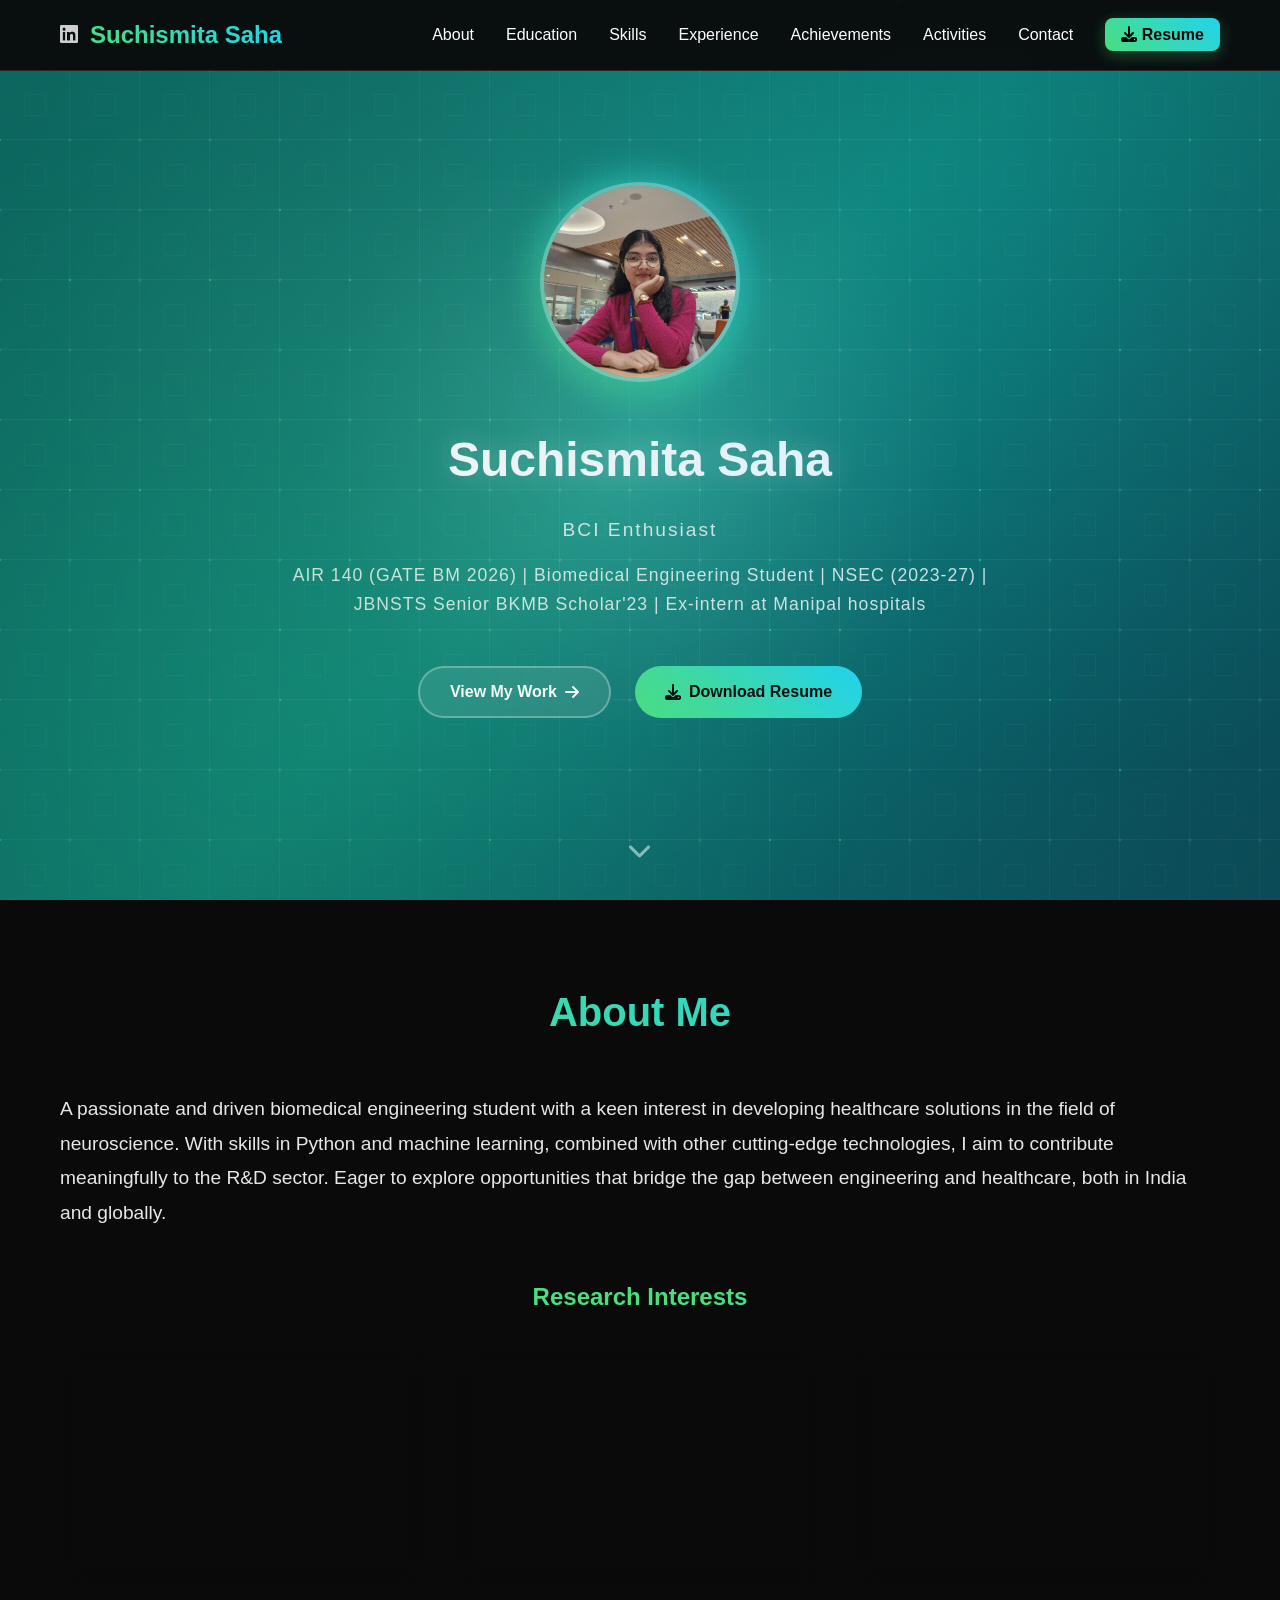
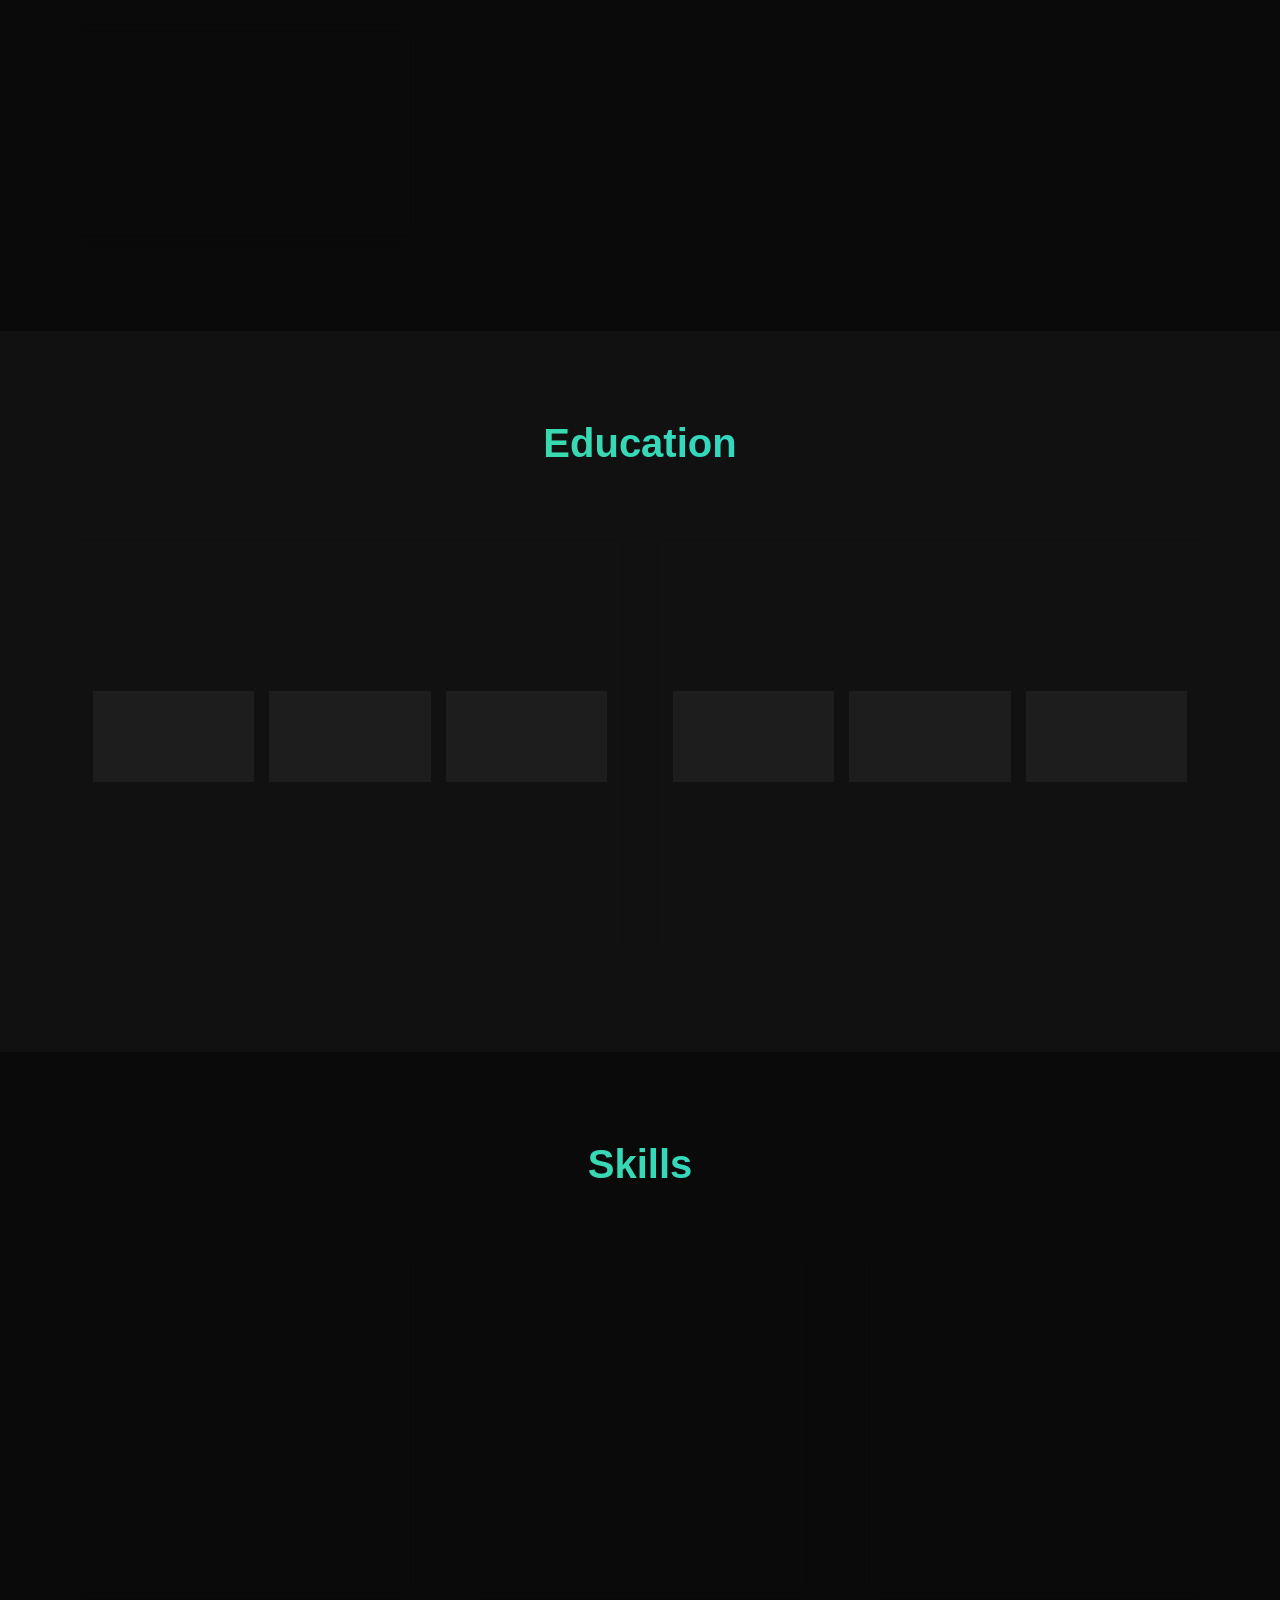
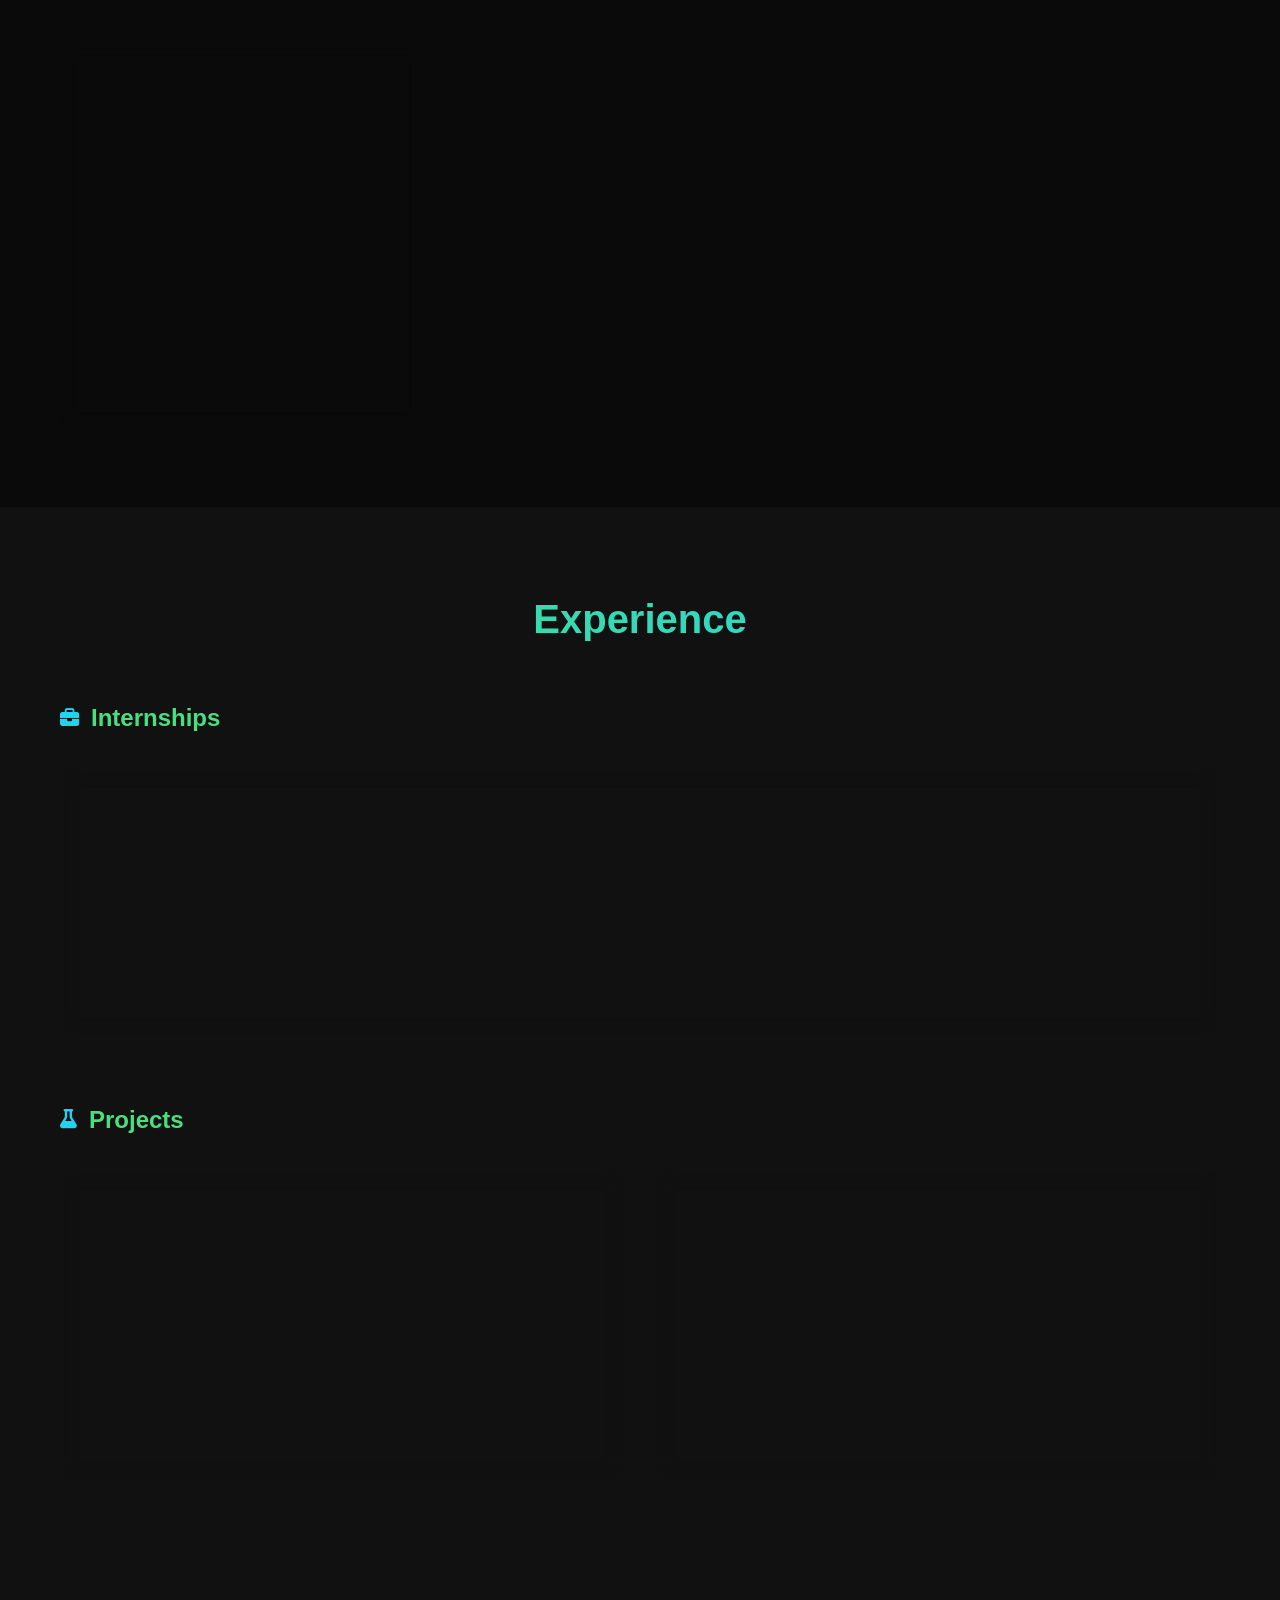
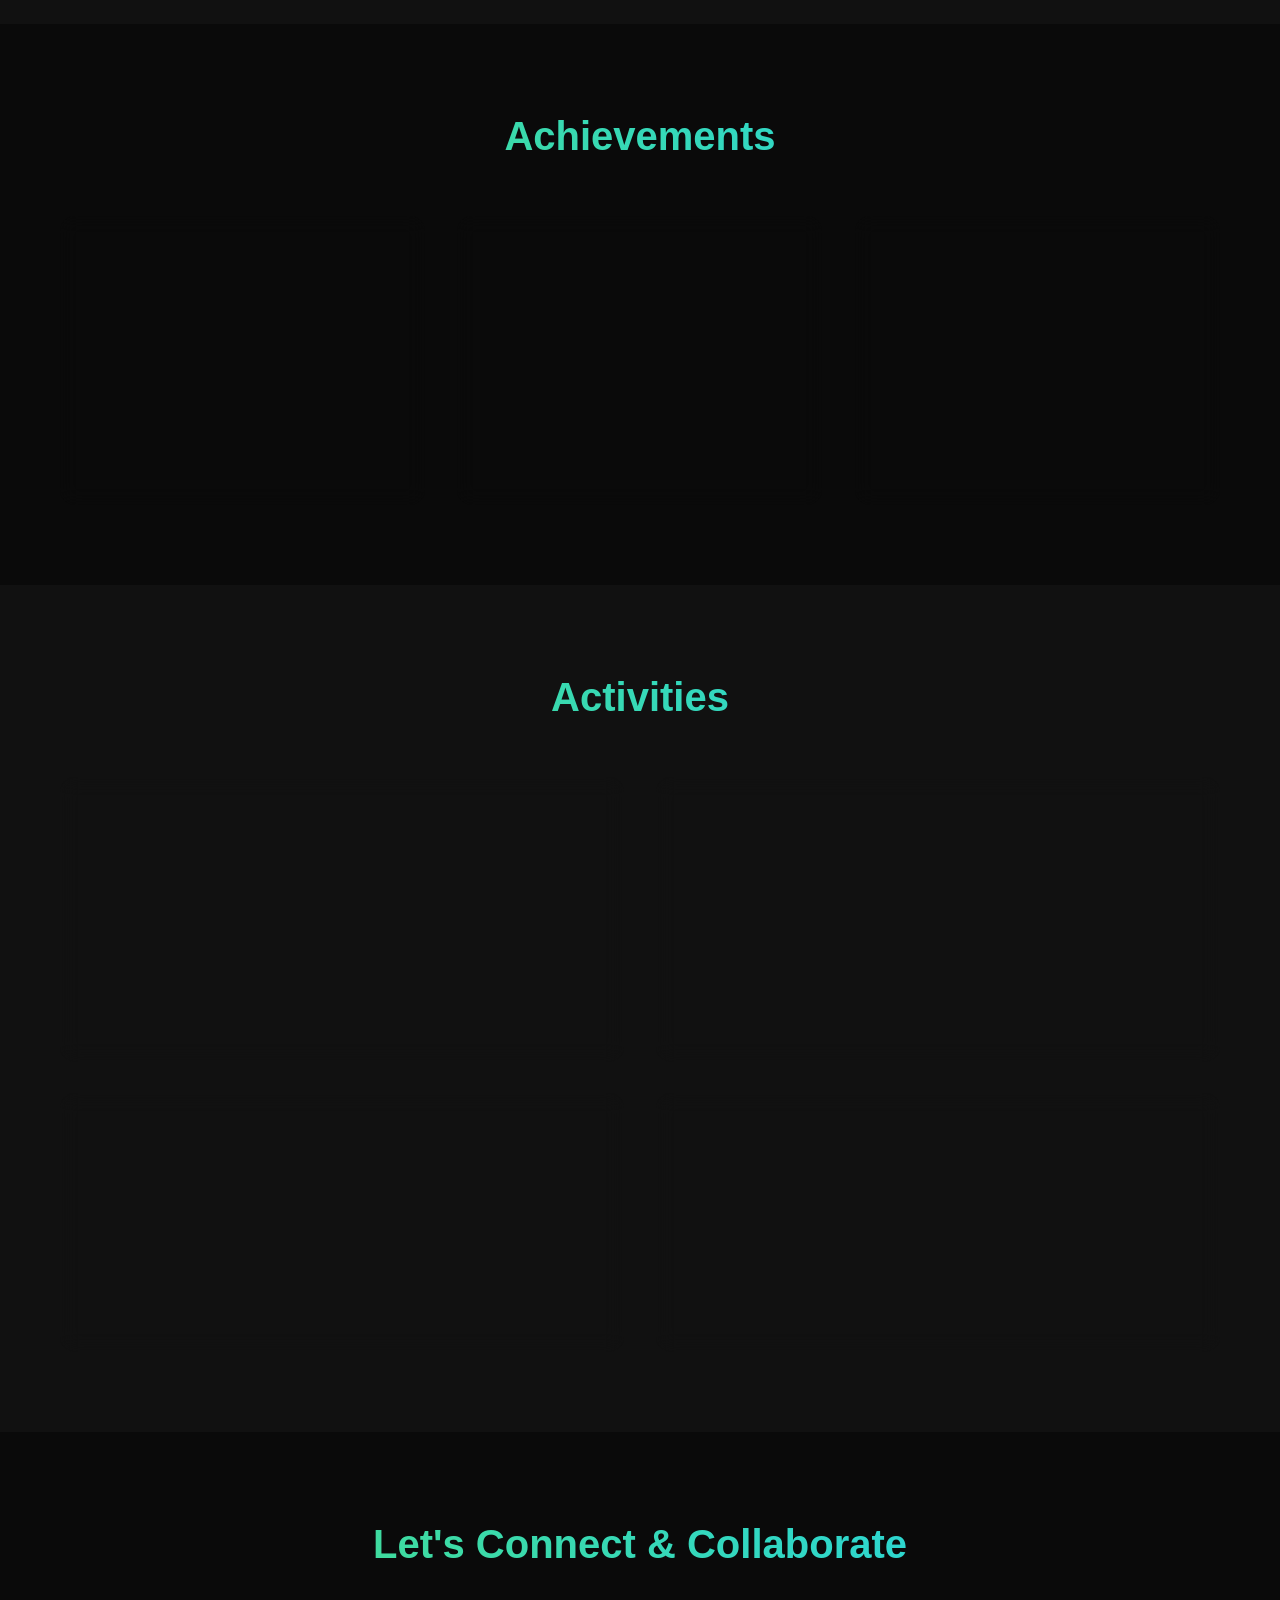
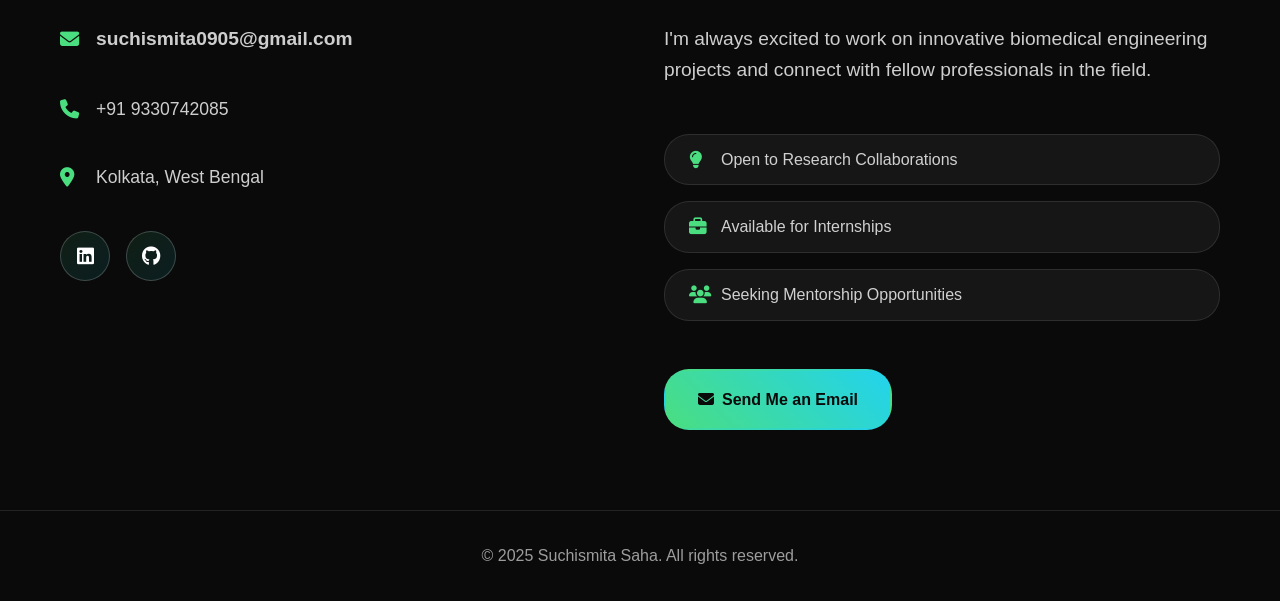
<file: index.html>
<!DOCTYPE html>
<html lang="en">
<head>
    <meta charset="UTF-8">
    <meta name="viewport" content="width=device-width, initial-scale=1.0">
    <title>Suchismita Saha - Biomedical Engineering Portfolio</title>
    <link rel="stylesheet" href="style.css">
    <link rel="stylesheet" href="https://cdnjs.cloudflare.com/ajax/libs/font-awesome/6.4.0/css/all.min.css">
<style>
/* Animated Hero Background */
.hero-background {
    position: absolute;
    top: 0;
    left: 0;
    width: 100%;
    height: 100%;
    z-index: 0;
    overflow: hidden;
}

.base-gradient {
    position: absolute;
    top: 0;
    left: 0;
    width: 100%;
    height: 100%;
    background: linear-gradient(135deg, #0f766e 0%, #0d9488 50%, #0b3c5d 100%);
    animation: gradientShift 45s ease-in-out infinite;
}

.radial-highlight {
    position: absolute;
    top: 50%;
    left: 50%;
    width: 60%;
    height: 60%;
    transform: translate(-50%, -50%);
    background: radial-gradient(circle, rgba(255,255,255,0.1) 0%, transparent 70%);
    pointer-events: none;
}

.grid-container {
    position: absolute;
    top: 0;
    left: 0;
    width: 100%;
    height: 100%;
    animation: gridDrift 25s ease-in-out infinite;
    z-index: 2;
}

.grid-cell {
    position: absolute;
    border-right: 1px solid rgba(255, 255, 255, 0.06);
    border-bottom: 1px solid rgba(255, 255, 255, 0.06);
}

.grid-cell::before {
    content: '';
    position: absolute;
    top: 50%;
    left: 50%;
    width: 20px;
    height: 20px;
    border: 1px solid rgba(255, 255, 255, 0.04);
    transform: translate(-50%, -50%);
}

.grid-node {
    position: absolute;
    width: 3px;
    height: 3px;
    background: rgba(255, 255, 255, 0.15);
    border-radius: 50%;
    transform: translate(-50%, -50%);
    z-index: 3;
    transition: all 0.3s ease;
}

.grid-node.glow {
    background: radial-gradient(circle, rgba(74, 222, 128, 0.9) 0%, rgba(34, 211, 238, 0.5) 50%, transparent 70%);
    box-shadow: 0 0 15px rgba(74, 222, 128, 0.8), 0 0 30px rgba(34, 211, 238, 0.4);
    animation: glowWave 3s ease-in-out infinite;
}

.grid-node.pulse {
    animation: nodePulse 4s ease-in-out infinite;
}

.vignette {
    position: absolute;
    top: 0;
    left: 0;
    width: 100%;
    height: 100%;
    background: radial-gradient(circle at center, transparent 0%, rgba(0,0,0,0.25) 100%);
    pointer-events: none;
}

.noise-texture {
    position: absolute;
    top: 0;
    left: 0;
    width: 100%;
    height: 100%;
    opacity: 0.03;
    mix-blend-mode: overlay;
    background-image: 
        repeating-linear-gradient(45deg, transparent, transparent 2px, rgba(255,255,255,0.1) 2px, rgba(255,255,255,0.1) 4px),
        repeating-linear-gradient(-45deg, transparent, transparent 2px, rgba(255,255,255,0.05) 2px, rgba(255,255,255,0.05) 4px);
}

@keyframes gradientShift {
    0%, 100% { background: linear-gradient(135deg, #0f766e 0%, #0d9488 50%, #0b3c5d 100%); }
    25% { background: linear-gradient(140deg, #0f766e 0%, #0d9488 50%, #0b3c5d 100%); }
    50% { background: linear-gradient(130deg, #0f766e 0%, #0d9488 50%, #0b3c5d 100%); }
    75% { background: linear-gradient(145deg, #0f766e 0%, #0d9488 50%, #0b3c5d 100%); }
}

@keyframes gridDrift {
    0%, 100% { transform: translate(0, 0); }
    25% { transform: translate(10px, 3px); }
    50% { transform: translate(8px, 6px); }
    75% { transform: translate(3px, 4px); }
}

@keyframes nodePulse {
    0%, 100% { 
        transform: translate(-50%, -50%) scale(1);
        opacity: 0.15;
    }
    50% { 
        transform: translate(-50%, -50%) scale(1.4);
        opacity: 0.35;
    }
}

@keyframes glowWave {
    0% { 
        transform: translateX(-100px);
        opacity: 0;
    }
    10% {
        opacity: 1;
    }
    90% {
        opacity: 1;
    }
    100% { 
        transform: translateX(calc(100vw + 100px));
        opacity: 0;
    }
}

.grid-glow-wave {
    position: absolute;
    top: 0;
    left: 0;
    width: 100%;
    height: 100%;
    pointer-events: none;
    z-index: 4;
}
</style>
</head>
<body>
    <!-- Floating Particles -->
    <div class="floating-particles">
        <div class="particle" style="left: 10%; animation-delay: 0s;"></div>
        <div class="particle" style="left: 20%; animation-delay: 1s;"></div>
        <div class="particle" style="left: 30%; animation-delay: 2s;"></div>
        <div class="particle" style="left: 40%; animation-delay: 3s;"></div>
        <div class="particle" style="left: 50%; animation-delay: 4s;"></div>
        <div class="particle" style="left: 60%; animation-delay: 5s;"></div>
        <div class="particle" style="left: 70%; animation-delay: 6s;"></div>
        <div class="particle" style="left: 80%; animation-delay: 7s;"></div>
        <div class="particle" style="left: 90%; animation-delay: 8s;"></div>
    </div>

    <!-- Navigation -->
    <nav class="navbar">
        <div class="nav-container">
            <div class="nav-logo">
                <a href="https://www.linkedin.com/in/suchismita-saha-33259728a/" target="_blank" class="logo-linkedin">
                    <i class="fab fa-linkedin"></i>
                </a>
                <span class="logo-text">Suchismita Saha</span>
            </div>
            <ul class="nav-menu">
                <li class="nav-item">
                    <a href="#about" class="nav-link" onclick="scrollToSection('about'); closeMobileMenu(); return false;">About</a>
                </li>
                <li class="nav-item">
                    <a href="#education" class="nav-link" onclick="scrollToSection('education'); closeMobileMenu(); return false;">Education</a>
                </li>
                <li class="nav-item">
                    <a href="#skills" class="nav-link" onclick="scrollToSection('skills'); closeMobileMenu(); return false;">Skills</a>
                </li>
                <li class="nav-item">
                    <a href="#experience" class="nav-link" onclick="scrollToSection('experience'); closeMobileMenu(); return false;">Experience</a>
                </li>
                <li class="nav-item">
                    <a href="#achievements" class="nav-link" onclick="scrollToSection('achievements'); closeMobileMenu(); return false;">Achievements</a>
                </li>
                <li class="nav-item">
                    <a href="#activities" class="nav-link" onclick="scrollToSection('activities'); closeMobileMenu(); return false;">Activities</a>
                </li>
                <li class="nav-item">
                    <a href="#contact" class="nav-link" onclick="scrollToSection('contact'); closeMobileMenu(); return false;">Contact</a>
                </li>
                <li class="nav-item">
                    <a href="#" class="nav-link resume-btn" onclick="downloadResume(); closeMobileMenu(); return false;">
                        <i class="fas fa-download"></i> Resume
                    </a>
                </li>
            </ul>
            <div class="nav-toggle" id="mobile-menu">
                <span class="bar"></span>
                <span class="bar"></span>
                <span class="bar"></span>
            </div>
        </div>
    </nav>

    <!-- Hero Section -->
    <section id="home" class="hero">
        <!-- Animated Hero Background -->
        <div class="hero-background">
            <div class="base-gradient"></div>
            <div class="radial-highlight"></div>
            <div class="grid-container" id="gridContainer"></div>
            <div class="grid-glow-wave" id="glowWave"></div>
            <div class="vignette"></div>
            <div class="noise-texture"></div>
        </div>
        
        <!-- Hero Content -->
        <div class="hero-content">
            <!-- Profile Image -->
            <div class="profile-container">
                <div class="profile-image">
                    <img src="profilePic.jpeg" alt="Suchismita Saha" class="profile-img">
                    <div class="profile-glow"></div>
                </div>
            </div>

            <!-- Text Content -->
            <div class="hero-text">
                <h1 class="hero-title">Suchismita Saha</h1>
                <h2 class="hero-subtitle">BCI Enthusiast</h2>
                <p class="hero-description">AIR 140 (GATE BM 2026) | Biomedical Engineering Student | NSEC (2023-27) | JBNSTS Senior BKMB Scholar'23 | Ex-intern at Manipal hospitals</p>
            </div>

            <!-- Action Buttons -->
            <div class="hero-buttons">
                <button class="btn btn-primary" onclick="scrollToSection('activities')">
                    View My Work <i class="fas fa-arrow-right"></i>
                </button>
                <button class="btn btn-secondary" onclick="downloadResume()">
                    <i class="fas fa-download"></i> Download Resume
                </button>
            </div>
        </div>

        <!-- Scroll Indicator -->
        <div class="scroll-indicator">
            <i class="fas fa-chevron-down"></i>
        </div>
    </section>

    <!-- Detail Modal -->
    <div id="detailModal" class="modal">
        <div class="modal-content">
            <div class="modal-header">
                <h2 id="modalTitle">Title</h2>
                <button class="modal-close" onclick="closeDetailModal()">
                    <i class="fas fa-times"></i>
                </button>
            </div>
            <div class="modal-body" id="modalBody">
                <!-- Content will be dynamically inserted -->
            </div>
        </div>
    </div>

    <!-- About Section -->
    <section id="about" class="section">
        <div class="container">
            <h2 class="section-title">About Me</h2>
            <div class="about-content">
                <div class="about-text">
                    <p>A passionate and driven biomedical engineering student with a keen interest in developing healthcare solutions
in the field of neuroscience. With skills in Python and machine learning, combined with other cutting-edge
technologies, I aim to contribute meaningfully to the R&D sector. Eager to explore opportunities that bridge the
gap between engineering and healthcare, both in India and globally.</p>
                </div>
                <div class="about-research">
                    <h3>Research Interests</h3>
                    <div class="research-grid">
                        <div class="research-item">
                            <div class="research-icon">
                                <i class="fas fa-brain"></i>
                            </div>
                            <h4>Brain-Computer Interface</h4>
                            <p>Developing neural interfaces for assistive technologies and cognitive enhancement</p>
                        </div>
                        <div class="research-item">
                            <div class="research-icon">
                                <i class="fas fa-signal"></i>
                            </div>
                            <h4>Biomedical Signal Processing</h4>
                            <p>Advanced analysis of EEG, ECG, and EMG signals for medical diagnostics</p>
                        </div>
                        <div class="research-item">
                            <div class="research-icon">
                                <i class="fas fa-microscope"></i>
                            </div>
                            <h4>Medical Imaging</h4>
                            <p>AI-powered image analysis for early disease detection and treatment planning</p>
                        </div>
                        <div class="research-item">
                            <div class="research-icon">
                                <i class="fas fa-heartbeat"></i>
                            </div>
                            <h4>Wearable Health Tech</h4>
                            <p>Designing smart devices for continuous health monitoring and telemedicine</p>
                        </div>
                    </div>
                </div>
            </div>
        </div>
    </section>

    <!-- Education Section -->
    <section id="education" class="section">
        <div class="container">
            <h2 class="section-title">Education</h2>
            <div class="education-grid">
                <div class="education-card">
                    <div class="education-header">
                        <div class="education-icon">
                            <i class="fas fa-university"></i>
                        </div>
                        <div class="education-info">
                            <h3>B.Tech in Biomedical Engineering</h3>
                            <h4>Netaji Subhash Engineering College</h4>
                            <p class="education-date">2023 - Present</p>
                        </div>
                    </div>
                    <div class="education-details">
                        <div class="education-stats">
                            <div class="stat-item">
                                <strong>Current Year</strong>
                                <span>3rd Year</span>
                            </div>
                            <div class="stat-item">
                                <strong>CGPA</strong>
                                <span>9.27/10.0</span>
                            </div>
                            <div class="stat-item">
                                <strong>Department Rank</strong>
                                <span>Topper</span>
                            </div>
                        </div>
                        <div class="education-description">
                            <p>Currently pursuing Bachelor of Technology in Biomedical Engineering with focus on Brain-Computer Interface technology and healthcare applications.</p>
                            <button class="education-btn" onclick="showDetailModal('education')">
                                <i class="fas fa-plus"></i> View Details
                            </button>
                        </div>
                    </div>
                </div>
                <div class="education-card">
                    <div class="education-header">
                        <div class="education-icon">
                            <i class="fas fa-school"></i>
                        </div>
                        <div class="education-info">
                            <h3>Higher Secondary (Science)</h3>
                            <h4>Khanpur High School</h4>
                            <p class="education-date">2020 - 2022</p>
                        </div>
                    </div>
                    <div class="education-details">
                        <div class="education-stats">
                            <div class="stat-item">
                                <strong>Stream</strong>
                                <span>Science</span>
                            </div>
                            <div class="stat-item">
                                <strong>Percentage</strong>
                                <span>92%</span>
                            </div>
                            <div class="stat-item">
                                <strong>Board</strong>
                                <span>WBCHSE</span>
                            </div>
                        </div>
                        <div class="education-description">
                            <p>Completed Higher Secondary education with Science stream, focusing on Physics, Chemistry, Mathematics, and Biology. Foundation for biomedical engineering studies.</p>
                        </div>
                    </div>
                </div>
            </div>
        </div>
    </section>

    <!-- Skills Section -->
    <section id="skills" class="section">
        <div class="container">
            <h2 class="section-title">Skills</h2>
            <div class="skills-grid">
                <div class="skill-category">
                    <h3>Technical Skills</h3>
                    <div class="skill-list">
                        <div class="skill-item">
                            <span>Biomedical Engineering</span>
                        </div>
                        <div class="skill-item">
                            <span>Fabrication technologies</span>
                        </div>
                        <div class="skill-item">
                            <span>Signal Processing</span>
                        </div>
                    </div>
                </div>
                <div class="skill-category">
                    <h3>Programming</h3>
                    <div class="skill-list">
                        <div class="skill-item">
                            <span>Python,C, Java</span>
                        </div>
                        <div class="skill-item">
                            <span>HTML</span>
                        </div>
                        <div class="skill-item">
                            <span>Machine Learning</span>
                        </div>
                        <div class="skill-item">
                            <span>DSA, OOPs</span>
                        </div>
                    </div>
                </div>
                <div class="skill-category">
                    <h3>Tools & Software</h3>
                    <div class="skill-list">
                        <div class="skill-item">
                            <span>Arduino</span>
                        </div>
                        <div class="skill-item">
                            <span>Canva</span>
                        </div>
                        <div class="skill-item">
                            <span>MATLAB</span>
                        </div>
                        <div class="skill-item">
                            <span>AutoCAD</span>
                        </div>
                    </div>
                </div>
                <div class="skill-category">
                    <h3>Languages</h3>
                    <div class="skill-list">
                        <div class="skill-item">
                            <span>Bengali</span>
                            <div class="skill-bar">
                                <div class="skill-progress" style="width: 95%"></div>
                            </div>
                        </div>
                        <div class="skill-item">
                            <span>English</span>
                            <div class="skill-bar">
                                <div class="skill-progress" style="width: 80%"></div>
                            </div>
                        </div>
                        <div class="skill-item">
                            <span>Hindi</span>
                            <div class="skill-bar">
                                <div class="skill-progress" style="width: 50%"></div>
                            </div>
                        </div>
                        <div class="skill-item">
                            <span>German</span>
                            <div class="skill-bar">
                                <div class="skill-progress" style="width: 20%"></div>
                            </div>
                        </div>
                    </div>
                </div>
            </div>
        </div>
    </section>

    <!-- Experience Section -->
    <section id="experience" class="section">
        <div class="container">
            <h2 class="section-title">Experience</h2>
            
            <!-- Internships -->
            <div class="experience-category">
                <h3><i class="fas fa-briefcase"></i> Internships</h3>
                <div class="experience-grid">
                    <div class="experience-card">
                        <div class="experience-header">
                            <div class="experience-icon">
                                <i class="fas fa-hospital"></i>
                            </div>
                            <div class="experience-info">
                                <h4>Biomedical Engineering Intern</h4>
                                <h5>Manipal Hospital E.M. Bypass</h5>
                                <p class="experience-date">May - June 2025</p>
                            </div>
                        </div>
                        <div class="experience-description">
                            <p>4-week internship in Biomedical Engineering department focusing on medical equipment maintenance, calibration, and clinical environment experience.</p>
                            <button class="experience-btn" onclick="showDetailModal('internship')">
                                <i class="fas fa-plus"></i> View Details
                            </button>
                        </div>
                    </div>
                </div>
            </div>

            <!-- Projects -->
            <div class="experience-category">
                <h3><i class="fas fa-flask"></i> Projects</h3>
                <div class="experience-grid">
                    <div class="experience-card">
                        <div class="experience-header">
                            <div class="experience-icon">
                                <i class="fas fa-brain"></i>
                            </div>
                            <div class="experience-info">
                                <h4>Wearable GSR Sensor</h4>
                                <h5>Stress Monitoring System</h5>
                                <p class="experience-date">2024 - Present</p>
                            </div>
                        </div>
                        <div class="experience-description">
                            <p>Design and development of a wearable galvanic skin response sensor for real-time stress monitoring using Arduino and machine learning algorithms.</p>
                            <div class="project-tags">
                                <span class="tag">Arduino</span>
                                <span class="tag">Machine Learning</span>
                                <span class="tag">Biomedical Sensors</span>
                            </div>
                        </div>
                    </div>
                    <div class="experience-card">
                        <div class="experience-header">
                            <div class="experience-icon">
                                <i class="fas fa-heartbeat"></i>
                            </div>
                            <div class="experience-info">
                                <h4>EEG Signal Analysis</h4>
                                <h5>BCI Application Development</h5>
                                <p class="experience-date">2023 - 2024</p>
                            </div>
                        </div>
                        <div class="experience-description">
                            <p>Analysis of EEG signals for brain-computer interface applications using Python and advanced signal processing techniques.</p>
                            <div class="project-tags">
                                <span class="tag">Python</span>
                                <span class="tag">Signal Processing</span>
                                <span class="tag">BCI</span>
                            </div>
                        </div>
                    </div>
                </div>
            </div>

            
        </div>
    </section>

    <!-- Achievements Section -->
    <section id="achievements" class="section">
        <div class="container">
            <h2 class="section-title">Achievements</h2>
            <div class="achievements-grid">
                <div class="achievement-card" onclick="showDetailModal('gate')">
                    <div class="achievement-icon">
                        <i class="fas fa-trophy"></i>
                    </div>
                    <h3>GATE BM 2026</h3>
                    <p>AIR 140</p>
                    <button class="achievement-btn">
                        <i class="fas fa-arrow-right"></i> View Details
                    </button>
                </div>
                <div class="achievement-card" onclick="showDetailModal('scholarship')">
                    <div class="achievement-icon">
                        <i class="fas fa-award"></i>
                    </div>
                    <h3>Scholarships & Awards</h3>
                    <p>JBNSTS | EY Foundation | Udayan Care Scholarships</p>
                    <button class="achievement-btn">
                        <i class="fas fa-arrow-right"></i> View All
                    </button>
                </div>
                
                <div class="achievement-card" onclick="showDetailModal('academic')">
                    <div class="achievement-icon">
                        <i class="fas fa-graduation-cap"></i>
                    </div>
                    <h3>Academic Excellence</h3>
                    <p>Consistent academic performance in Biomedical Engineering</p>
                    <button class="achievement-btn">
                        <i class="fas fa-arrow-right"></i> View Details
                    </button>
                </div>
            </div>
        </div>
    </section>

    <!-- Activities Section -->
    <section id="activities" class="section">
        <div class="container">
            <h2 class="section-title">Activities</h2>
            <div class="activities-grid">
                <div class="activity-card">
                    <div class="activity-header">
                        <div class="activity-icon">
                            <i class="fas fa-chalkboard-teacher"></i>
                        </div>
                        <div class="activity-info">
                            <h3>Seminars & Workshops</h3>
                            <p>Professional development and learning events</p>
                        </div>
                    </div>
                    <div class="activity-description">
                        <p>Participated in various seminars and workshops focused on biomedical engineering, BCI research, and medical device innovation.</p>
                        <button class="activity-btn" onclick="window.location.href='seminars.html'">
                            <i class="fas fa-arrow-right"></i> View Details
                        </button>
                    </div>
                </div>
                
                <div class="activity-card">
                    <div class="activity-header">
                        <div class="activity-icon">
                            <i class="fas fa-certificate"></i>
                        </div>
                        <div class="activity-info">
                            <h3>Courses & Certificates</h3>
                            <p>Online and formal education achievements</p>
                        </div>
                    </div>
                    <div class="activity-description">
                        <p>Completed various online courses and earned certificates in biomedical signal processing, Python programming, and healthcare technologies.</p>
                        <button class="activity-btn" onclick="window.location.href='courses.html'">
                            <i class="fas fa-arrow-right"></i> View Details
                        </button>
                    </div>
                </div>
                
                <div class="activity-card">
                    <div class="activity-header">
                        <div class="activity-icon">
                            <i class="fas fa-newspaper"></i>
                        </div>
                        <div class="activity-info">
                            <h3>Magazines and Articles</h3>
                            <p>Essays and scientific writings</p>
                        </div>
                    </div>
                    <div class="activity-description">
                        <p>Published essays and scientific articles in various magazines.</p>
                        <button class="activity-btn" onclick="window.location.href='articles.html'">
                            <i class="fas fa-arrow-right"></i> View Details
                        </button>
                    </div>
                </div>
                
                <div class="activity-card">
                    <div class="activity-header">
                        <div class="activity-icon">
                            <i class="fas fa-heart"></i>
                        </div>
                        <div class="activity-info">
                            <h3>Social Activities</h3>
                            <p>Community service and volunteer work</p>
                        </div>
                    </div>
                    <div class="activity-description">
                        <p>Active participation in community service activities including health camps, awareness programs, and rural development initiatives.</p>
                        
                        <button class="activity-btn" onclick="window.location.href='social-activities.html'">
                            <i class="fas fa-arrow-right"></i> View Details
                        </button>
                    </div>
                </div>
            </div>
        </div>
    </section>

    <!-- Contact & Collaboration Section -->
    <section id="contact" class="section">
        <div class="container">
            <h2 class="section-title">Let's Connect & Collaborate</h2>
            <div class="contact-collab-content">
                <div class="contact-info">
                    <div class="contact-item email-item">
                        <i class="fas fa-envelope"></i>
                        <a href="mailto:suchismita0905@gmail.com" class="email-link">suchismita0905@gmail.com</a>
                    </div>
                    <div class="contact-item">
                        <i class="fas fa-phone"></i>
                        <span>+91 9330742085</span>
                    </div>
                    <div class="contact-item">
                        <i class="fas fa-map-marker-alt"></i>
                        <span>Kolkata, West Bengal</span>
                    </div>
                    <div class="social-links">
                        <a href="https://www.linkedin.com/in/suchismita-saha-33259728a/" target="_blank" class="social-link">
                            <i class="fab fa-linkedin"></i>
                        </a>
                        <a href="https://github.com/Suchismita2005" target="_blank" class="social-link">
                            <i class="fab fa-github"></i>
                        </a>
                    </div>
                </div>
                
                <div class="collab-content">
                    <p class="collab-subtitle">I'm always excited to work on innovative biomedical engineering projects and connect with fellow professionals in the field.</p>
                    
                    <div class="collab-highlights">
                        <div class="highlight-item">
                            <i class="fas fa-lightbulb"></i>
                            <span>Open to Research Collaborations</span>
                        </div>
                        <div class="highlight-item">
                            <i class="fas fa-briefcase"></i>
                            <span>Available for Internships</span>
                        </div>
                        <div class="highlight-item">
                            <i class="fas fa-users"></i>
                            <span>Seeking Mentorship Opportunities</span>
                        </div>
                    </div>
                    
                    <div class="action-buttons">
                        <a href="mailto:suchismita0905@gmail.com" class="cta-btn primary">
                            <i class="fas fa-envelope"></i>
                            Send Me an Email
                        </a>
                    </div>
                </div>
            </div>
        </div>
    </section>

    <!-- Footer -->
    <footer class="footer">
        <div class="container">
            <p>&copy; 2025 Suchismita Saha. All rights reserved.</p>
        </div>
    </footer>

    <script src="script.js"></script>
<script>
// Animated Grid Generation
function generateGrid() {
    const gridContainer = document.getElementById('gridContainer');
    const cellSize = 70;
    const cols = Math.ceil(window.innerWidth / cellSize) + 2;
    const rows = Math.ceil(window.innerHeight / cellSize) + 2;
    
    // Clear existing grid
    gridContainer.innerHTML = '';
    
    // Generate grid cells and nodes
    for (let row = 0; row < rows; row++) {
        for (let col = 0; col < cols; col++) {
            // Create grid cell
            const cell = document.createElement('div');
            cell.className = 'grid-cell';
            cell.style.position = 'absolute';
            cell.style.left = (col * cellSize) + 'px';
            cell.style.top = (row * cellSize) + 'px';
            cell.style.width = cellSize + 'px';
            cell.style.height = cellSize + 'px';
            
            // Create grid node at intersection
            const node = document.createElement('div');
            node.className = 'grid-node';
            node.style.left = (col * cellSize) + 'px';
            node.style.top = (row * cellSize) + 'px';
            
            // Add random pulse animation to some nodes
            if (Math.random() < 0.15) {
                node.classList.add('pulse');
                node.style.animationDelay = Math.random() * 6 + 's';
                node.style.animationDuration = (3 + Math.random() * 3) + 's';
            }
            
            // Add periodic glow to some nodes
            if (Math.random() < 0.2) {
                node.classList.add('glow');
                node.style.animationDelay = Math.random() * 8 + 's';
            }
            
            gridContainer.appendChild(cell);
            gridContainer.appendChild(node);
        }
    }
    
    // Start periodic glow animation
    startPeriodicGlow();
}

function startPeriodicGlow() {
    // Periodically add/remove glow from random grid nodes
    setInterval(() => {
        const nodes = document.querySelectorAll('.grid-node:not(.glow):not(.pulse)');
        if (nodes.length > 0) {
            const randomNode = nodes[Math.floor(Math.random() * nodes.length)];
            randomNode.classList.add('glow');
            
            // Remove glow after animation
            setTimeout(() => {
                randomNode.classList.remove('glow');
            }, 3000);
        }
    }, 2000);
}

// Initialize grid on load
window.addEventListener('load', generateGrid);

// Regenerate grid on resize
window.addEventListener('resize', generateGrid);
</script>
</body>
</html>
</file>
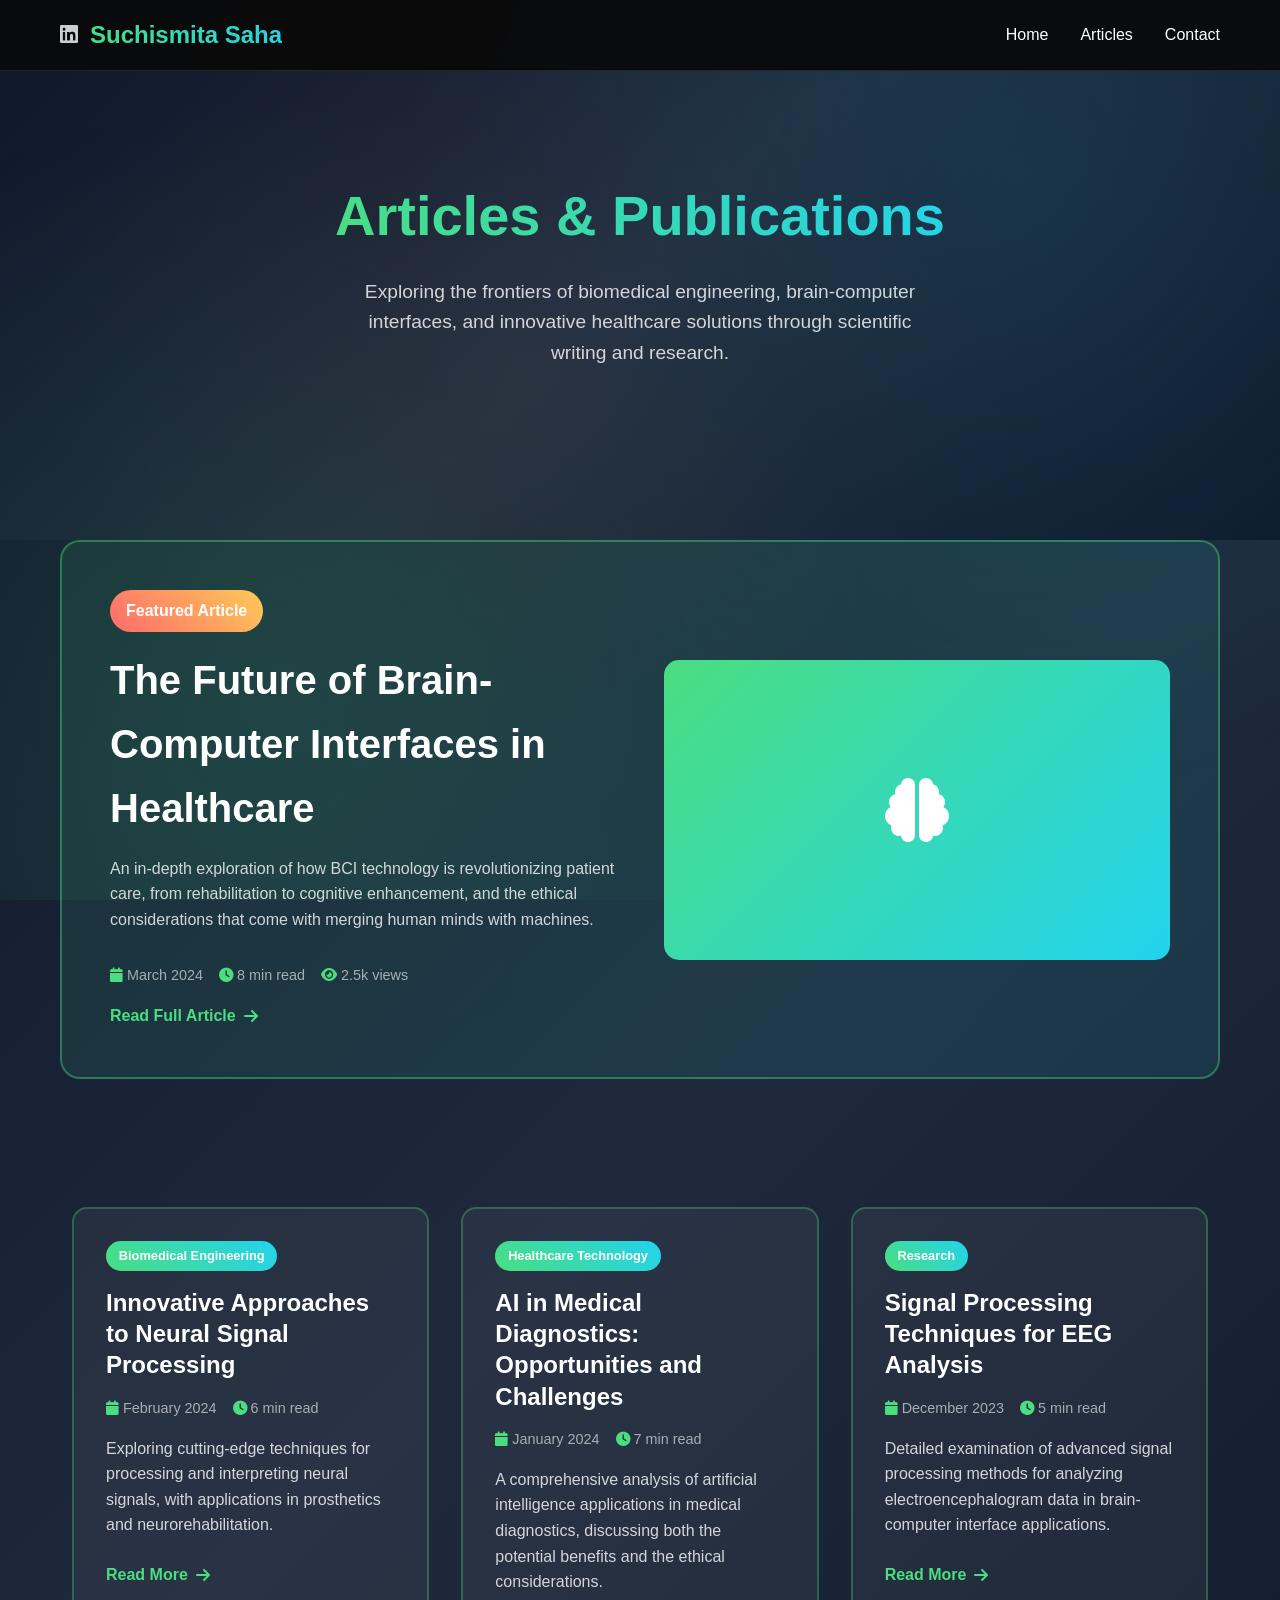
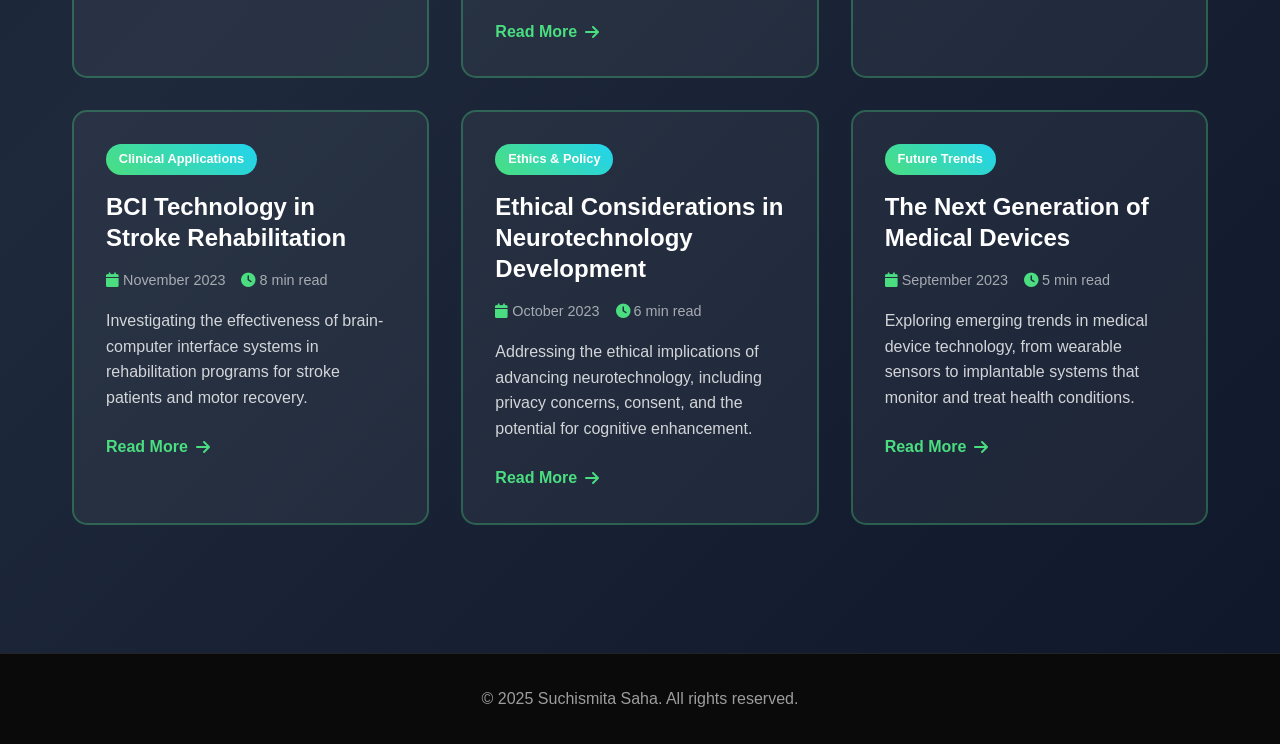
<file: articles.html>
<!DOCTYPE html>
<html lang="en">
<head>
    <meta charset="UTF-8">
    <meta name="viewport" content="width=device-width, initial-scale=1.0">
    <title>Articles & Publications - Suchismita Saha</title>
    <link rel="stylesheet" href="style.css">
    <link rel="stylesheet" href="https://cdnjs.cloudflare.com/ajax/libs/font-awesome/6.4.0/css/all.min.css">
    <style>
        /* Articles Page Styles */
        .articles-hero {
            min-height: 60vh;
            display: flex;
            align-items: center;
            justify-content: center;
            position: relative;
            background: linear-gradient(135deg, #0f172a 0%, #1e293b 50%, #0f172a 100%);
            overflow: hidden;
        }
        
        .articles-hero-content {
            text-align: center;
            z-index: 2;
            padding: 2rem;
        }
        
        .articles-hero h1 {
            font-size: 3.5rem;
            margin-bottom: 1rem;
            background: linear-gradient(45deg, #4ade80, #22d3ee);
            -webkit-background-clip: text;
            -webkit-text-fill-color: transparent;
            background-clip: text;
        }
        
        .articles-hero p {
            font-size: 1.2rem;
            color: rgba(255, 255, 255, 0.8);
            max-width: 600px;
            margin: 0 auto;
        }
        
        .articles-container {
            max-width: 1200px;
            margin: 0 auto;
            padding: 4rem 2rem;
        }
        
        .articles-grid {
            display: grid;
            grid-template-columns: repeat(auto-fit, minmax(350px, 1fr));
            gap: 2rem;
            margin-bottom: 4rem;
        }
        
        .article-card {
            background: rgba(255, 255, 255, 0.05);
            border: 2px solid rgba(74, 222, 128, 0.3);
            border-radius: 15px;
            padding: 2rem;
            transition: all 0.3s ease;
            position: relative;
            overflow: hidden;
        }
        
        .article-card::before {
            content: '';
            position: absolute;
            top: 0;
            left: 0;
            width: 100%;
            height: 100%;
            background: linear-gradient(135deg, rgba(74, 222, 128, 0.1) 0%, rgba(34, 211, 238, 0.1) 100%);
            opacity: 0;
            transition: opacity 0.3s ease;
        }
        
        .article-card:hover::before {
            opacity: 1;
        }
        
        .article-card:hover {
            transform: translateY(-5px);
            box-shadow: 0 10px 30px rgba(74, 222, 128, 0.3);
            border-color: rgba(74, 222, 128, 0.6);
        }
        
        .article-category {
            display: inline-block;
            background: linear-gradient(45deg, #4ade80, #22d3ee);
            color: white;
            padding: 0.3rem 0.8rem;
            border-radius: 20px;
            font-size: 0.8rem;
            font-weight: 600;
            margin-bottom: 1rem;
        }
        
        .article-title {
            font-size: 1.5rem;
            color: #ffffff;
            margin-bottom: 1rem;
            line-height: 1.3;
        }
        
        .article-meta {
            display: flex;
            align-items: center;
            gap: 1rem;
            color: rgba(255, 255, 255, 0.6);
            font-size: 0.9rem;
            margin-bottom: 1rem;
        }
        
        .article-meta i {
            color: #4ade80;
        }
        
        .article-excerpt {
            color: rgba(255, 255, 255, 0.8);
            line-height: 1.6;
            margin-bottom: 1.5rem;
        }
        
        .article-link {
            display: inline-flex;
            align-items: center;
            gap: 0.5rem;
            color: #4ade80;
            text-decoration: none;
            font-weight: 600;
            transition: all 0.3s ease;
        }
        
        .article-link:hover {
            color: #22d3ee;
            transform: translateX(5px);
        }
        
        .featured-section {
            margin-bottom: 4rem;
        }
        
        .featured-article {
            background: linear-gradient(135deg, rgba(74, 222, 128, 0.1) 0%, rgba(34, 211, 238, 0.1) 100%);
            border: 2px solid rgba(74, 222, 128, 0.4);
            border-radius: 20px;
            padding: 3rem;
            display: grid;
            grid-template-columns: 1fr 1fr;
            gap: 3rem;
            align-items: center;
        }
        
        .featured-content h2 {
            font-size: 2.5rem;
            color: #ffffff;
            margin-bottom: 1rem;
        }
        
        .featured-content p {
            color: rgba(255, 255, 255, 0.8);
            line-height: 1.6;
            margin-bottom: 2rem;
        }
        
        .featured-badge {
            display: inline-block;
            background: linear-gradient(45deg, #ff6b6b, #feca57);
            color: white;
            padding: 0.5rem 1rem;
            border-radius: 25px;
            font-weight: 600;
            margin-bottom: 1rem;
        }
        
        @media (max-width: 768px) {
            .articles-hero h1 {
                font-size: 2.5rem;
            }
            
            .featured-article {
                grid-template-columns: 1fr;
                gap: 2rem;
                padding: 2rem;
            }
            
            .featured-content h2 {
                font-size: 2rem;
            }
            
            .articles-grid {
                grid-template-columns: 1fr;
            }
        }
    </style>
</head>
<body>
    <!-- Navigation -->
    <nav class="navbar">
        <div class="nav-container">
            <div class="nav-logo">
                <a href="https://www.linkedin.com/in/suchismita-saha-33259728a/" target="_blank" class="logo-linkedin">
                    <i class="fab fa-linkedin"></i>
                </a>
                <span class="logo-text">Suchismita Saha</span>
            </div>
            <ul class="nav-menu">
                <li class="nav-item">
                    <a href="index.html" class="nav-link">Home</a>
                </li>
                <li class="nav-item">
                    <a href="articles.html" class="nav-link active">Articles</a>
                </li>
                <li class="nav-item">
                    <a href="index.html#contact" class="nav-link">Contact</a>
                </li>
            </ul>
            <div class="nav-toggle" id="mobile-menu">
                <span class="bar"></span>
                <span class="bar"></span>
                <span class="bar"></span>
            </div>
        </div>
    </nav>

    <!-- Articles Hero Section -->
    <section class="articles-hero">
        <div class="articles-hero-content">
            <h1>Articles & Publications</h1>
            <p>Exploring the frontiers of biomedical engineering, brain-computer interfaces, and innovative healthcare solutions through scientific writing and research.</p>
        </div>
    </section>

    <!-- Featured Article -->
    <section class="featured-section">
        <div class="container">
            <div class="featured-article">
                <div class="featured-content">
                    <span class="featured-badge">Featured Article</span>
                    <h2>The Future of Brain-Computer Interfaces in Healthcare</h2>
                    <p>An in-depth exploration of how BCI technology is revolutionizing patient care, from rehabilitation to cognitive enhancement, and the ethical considerations that come with merging human minds with machines.</p>
                    <div class="article-meta">
                        <span><i class="fas fa-calendar"></i> March 2024</span>
                        <span><i class="fas fa-clock"></i> 8 min read</span>
                        <span><i class="fas fa-eye"></i> 2.5k views</span>
                    </div>
                    <a href="#" class="article-link">
                        Read Full Article <i class="fas fa-arrow-right"></i>
                    </a>
                </div>
                <div class="featured-image">
                    <div style="background: linear-gradient(135deg, #4ade80, #22d3ee); width: 100%; height: 300px; border-radius: 15px; display: flex; align-items: center; justify-content: center;">
                        <i class="fas fa-brain" style="font-size: 4rem; color: white;"></i>
                    </div>
                </div>
            </div>
        </div>
    </section>

    <!-- Articles Grid -->
    <section class="articles-container">
        <div class="articles-grid">
            <article class="article-card">
                <span class="article-category">Biomedical Engineering</span>
                <h3 class="article-title">Innovative Approaches to Neural Signal Processing</h3>
                <div class="article-meta">
                    <span><i class="fas fa-calendar"></i> February 2024</span>
                    <span><i class="fas fa-clock"></i> 6 min read</span>
                </div>
                <p class="article-excerpt">Exploring cutting-edge techniques for processing and interpreting neural signals, with applications in prosthetics and neurorehabilitation.</p>
                <a href="#" class="article-link">
                    Read More <i class="fas fa-arrow-right"></i>
                </a>
            </article>

            <article class="article-card">
                <span class="article-category">Healthcare Technology</span>
                <h3 class="article-title">AI in Medical Diagnostics: Opportunities and Challenges</h3>
                <div class="article-meta">
                    <span><i class="fas fa-calendar"></i> January 2024</span>
                    <span><i class="fas fa-clock"></i> 7 min read</span>
                </div>
                <p class="article-excerpt">A comprehensive analysis of artificial intelligence applications in medical diagnostics, discussing both the potential benefits and the ethical considerations.</p>
                <a href="#" class="article-link">
                    Read More <i class="fas fa-arrow-right"></i>
                </a>
            </article>

            <article class="article-card">
                <span class="article-category">Research</span>
                <h3 class="article-title">Signal Processing Techniques for EEG Analysis</h3>
                <div class="article-meta">
                    <span><i class="fas fa-calendar"></i> December 2023</span>
                    <span><i class="fas fa-clock"></i> 5 min read</span>
                </div>
                <p class="article-excerpt">Detailed examination of advanced signal processing methods for analyzing electroencephalogram data in brain-computer interface applications.</p>
                <a href="#" class="article-link">
                    Read More <i class="fas fa-arrow-right"></i>
                </a>
            </article>

            <article class="article-card">
                <span class="article-category">Clinical Applications</span>
                <h3 class="article-title">BCI Technology in Stroke Rehabilitation</h3>
                <div class="article-meta">
                    <span><i class="fas fa-calendar"></i> November 2023</span>
                    <span><i class="fas fa-clock"></i> 8 min read</span>
                </div>
                <p class="article-excerpt">Investigating the effectiveness of brain-computer interface systems in rehabilitation programs for stroke patients and motor recovery.</p>
                <a href="#" class="article-link">
                    Read More <i class="fas fa-arrow-right"></i>
                </a>
            </article>

            <article class="article-card">
                <span class="article-category">Ethics & Policy</span>
                <h3 class="article-title">Ethical Considerations in Neurotechnology Development</h3>
                <div class="article-meta">
                    <span><i class="fas fa-calendar"></i> October 2023</span>
                    <span><i class="fas fa-clock"></i> 6 min read</span>
                </div>
                <p class="article-excerpt">Addressing the ethical implications of advancing neurotechnology, including privacy concerns, consent, and the potential for cognitive enhancement.</p>
                <a href="#" class="article-link">
                    Read More <i class="fas fa-arrow-right"></i>
                </a>
            </article>

            <article class="article-card">
                <span class="article-category">Future Trends</span>
                <h3 class="article-title">The Next Generation of Medical Devices</h3>
                <div class="article-meta">
                    <span><i class="fas fa-calendar"></i> September 2023</span>
                    <span><i class="fas fa-clock"></i> 5 min read</span>
                </div>
                <p class="article-excerpt">Exploring emerging trends in medical device technology, from wearable sensors to implantable systems that monitor and treat health conditions.</p>
                <a href="#" class="article-link">
                    Read More <i class="fas fa-arrow-right"></i>
                </a>
            </article>
        </div>
    </section>

    <!-- Footer -->
    <footer class="footer">
        <div class="container">
            <p>&copy; 2025 Suchismita Saha. All rights reserved.</p>
        </div>
    </footer>

    <script src="script.js"></script>
</body>
</html>
</file>
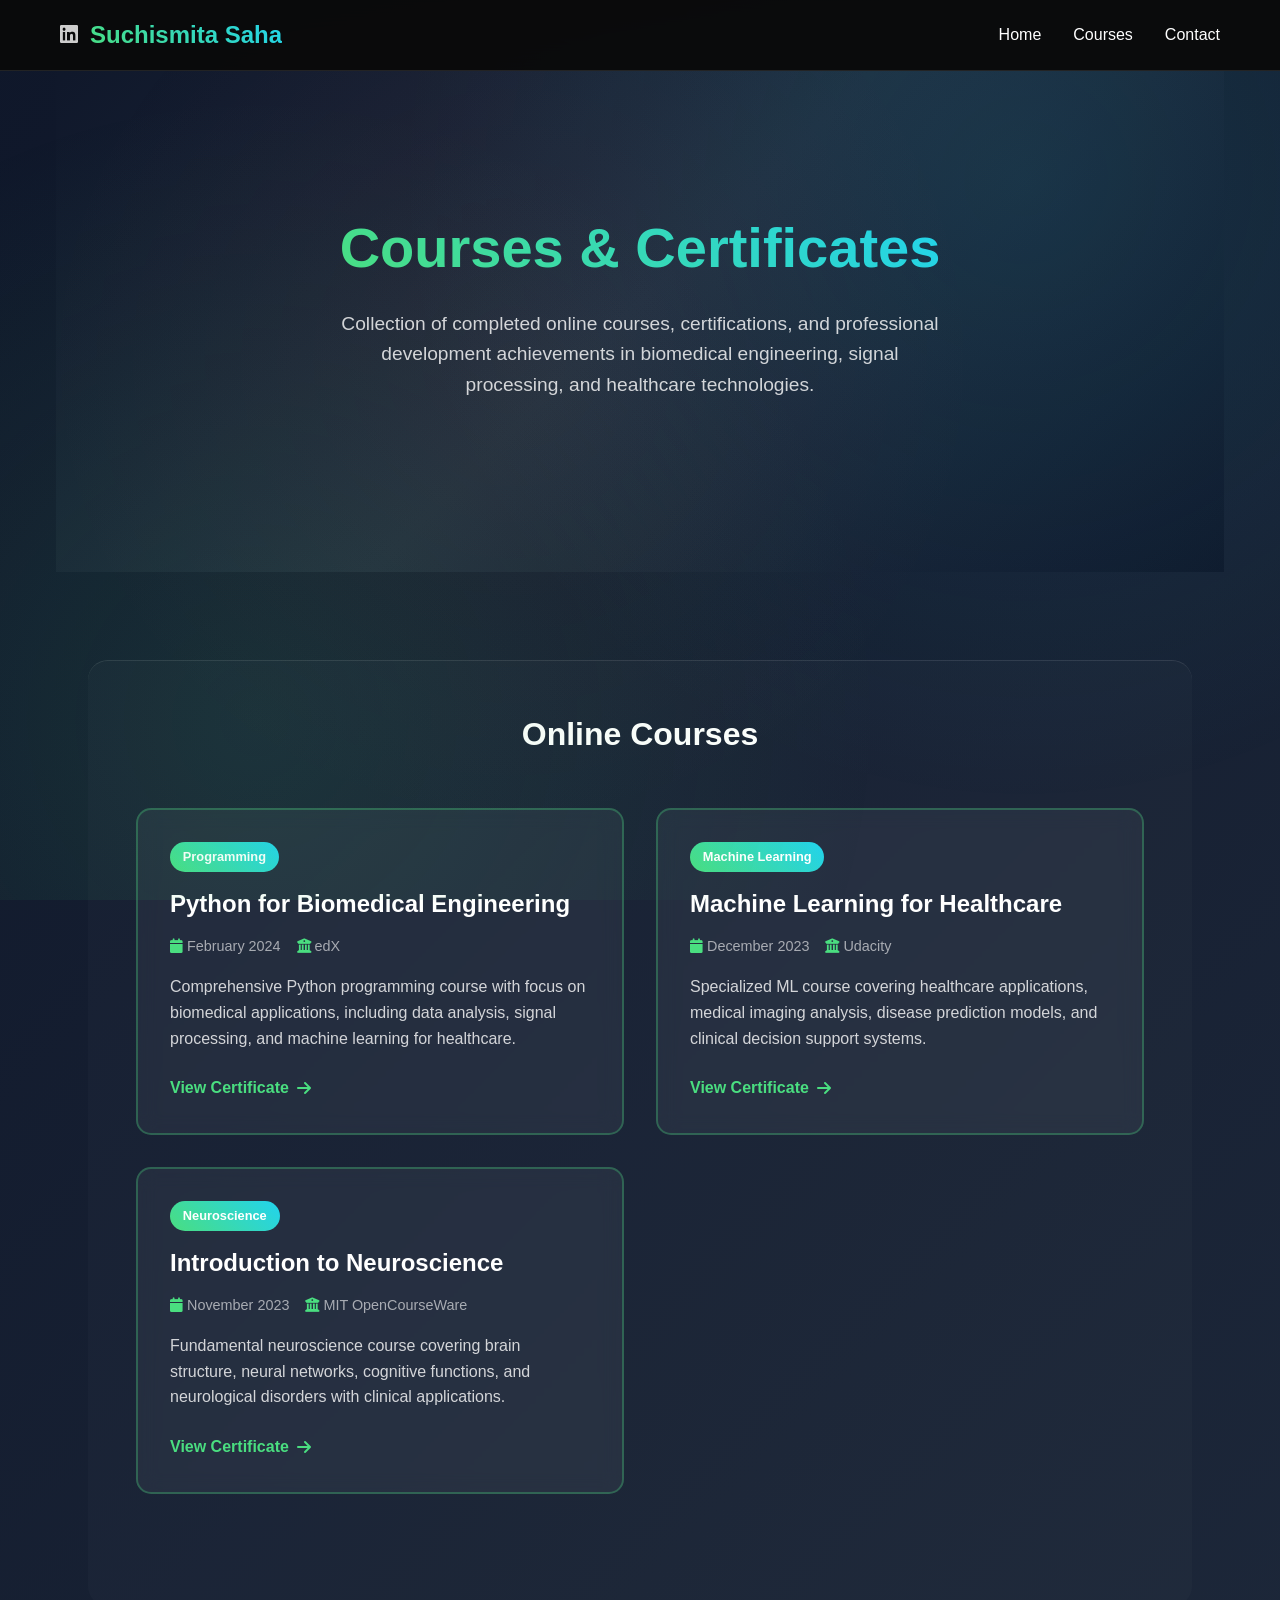
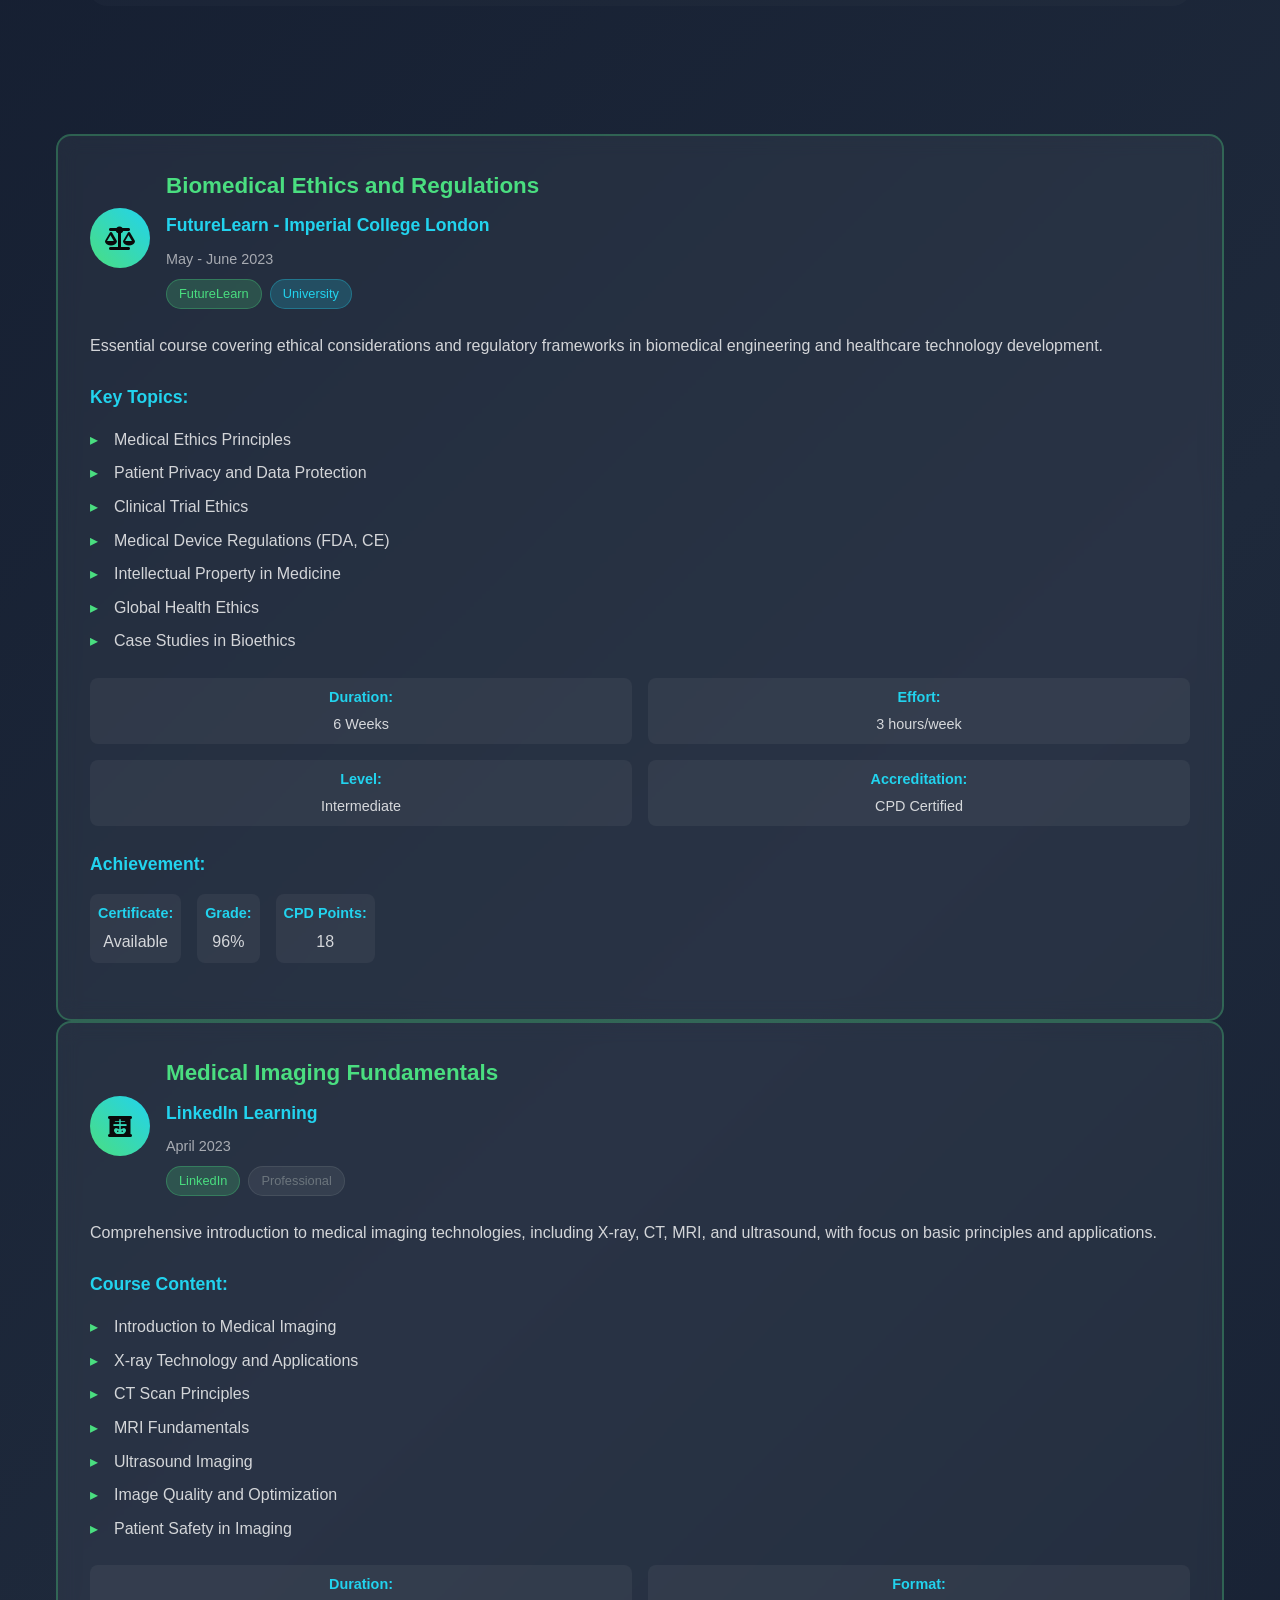
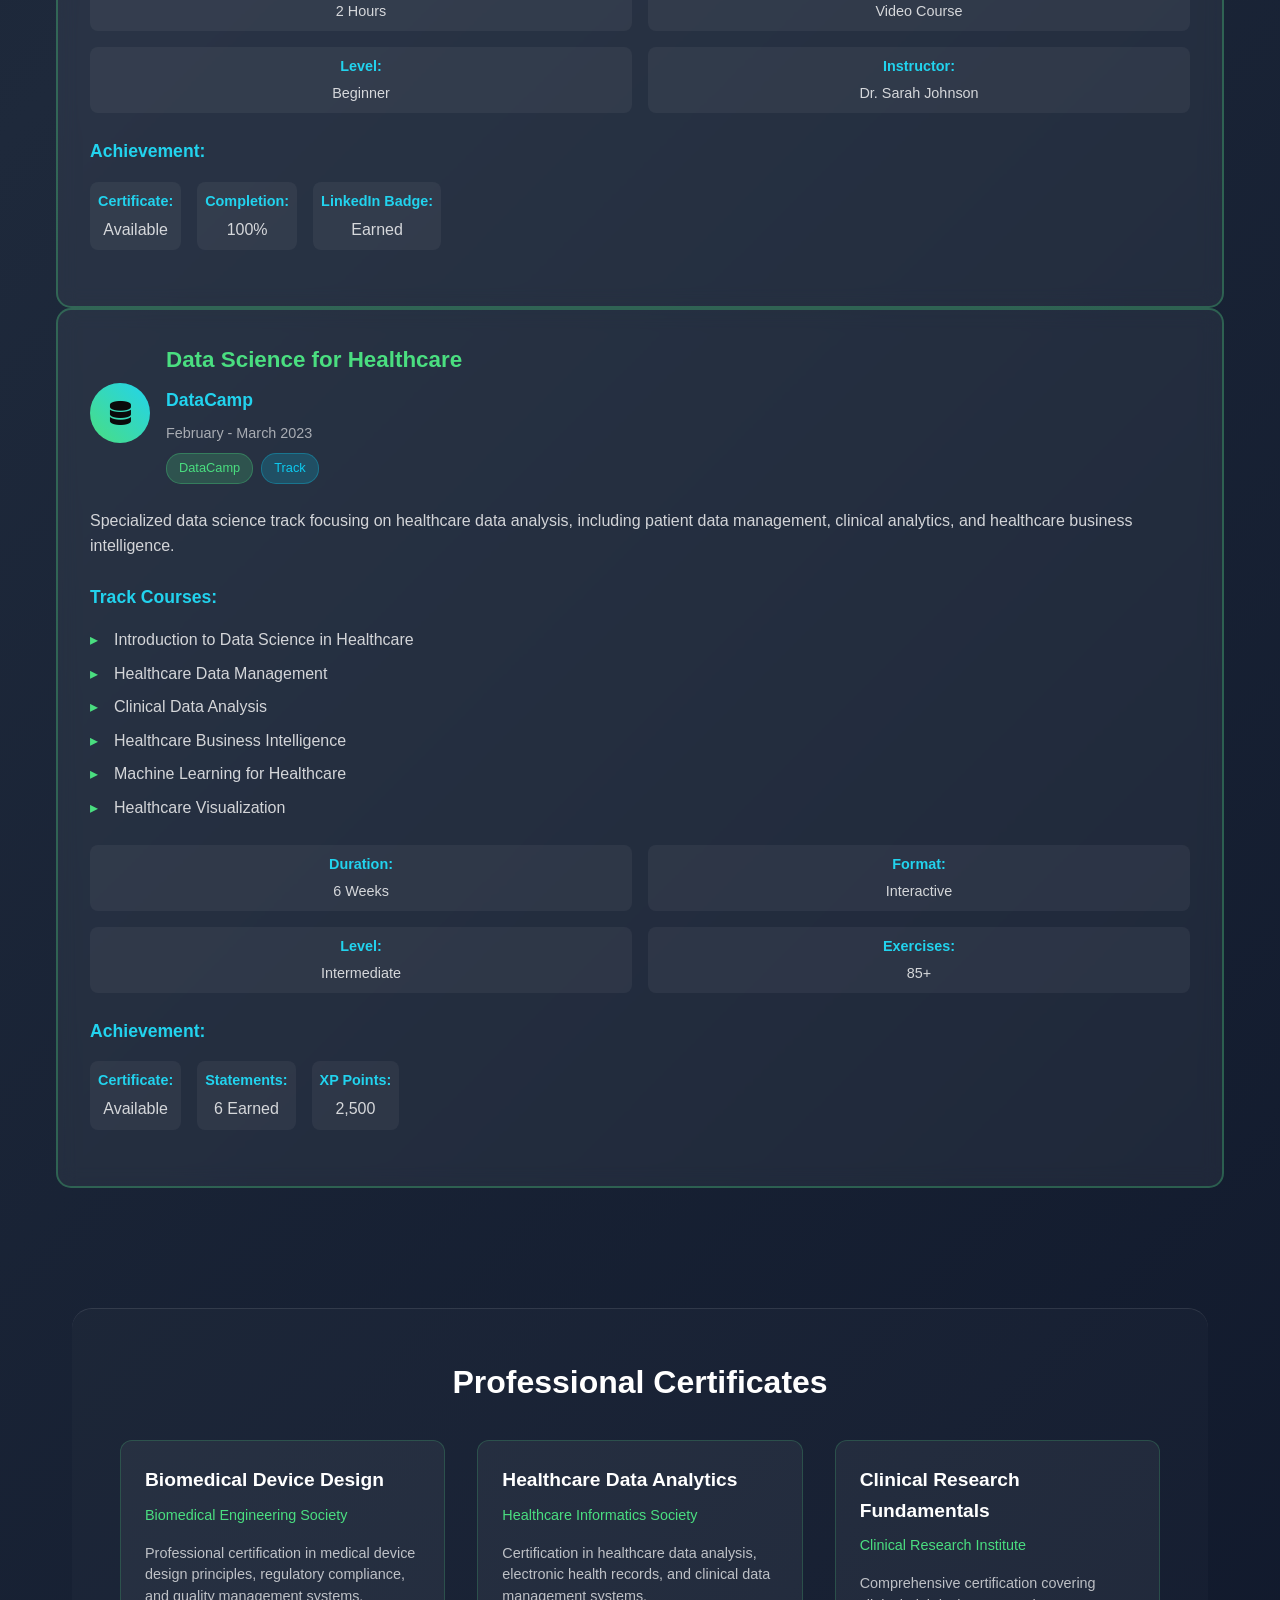
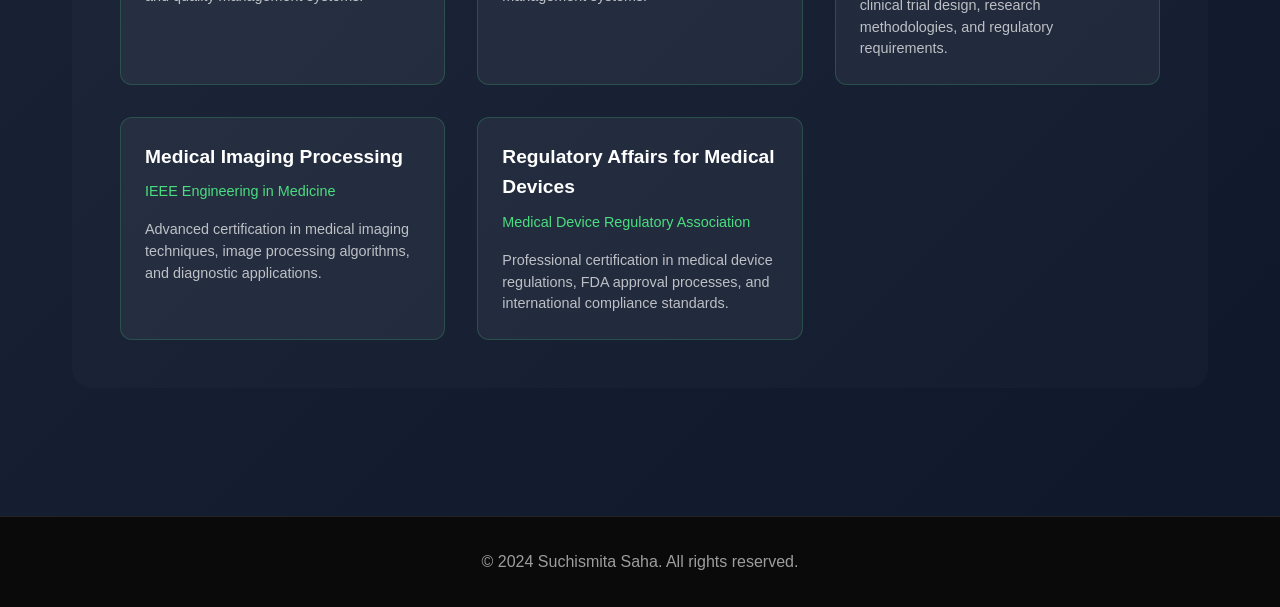
<file: courses.html>
<!DOCTYPE html>
<html lang="en">
<head>
    <meta charset="UTF-8">
    <meta name="viewport" content="width=device-width, initial-scale=1.0">
    <title>Courses & Certificates - Suchismita Saha</title>
    <link rel="stylesheet" href="style.css">
    <link rel="stylesheet" href="https://cdnjs.cloudflare.com/ajax/libs/font-awesome/6.4.0/css/all.min.css">
    <style>
        /* Courses Page Styles */
        .courses-hero {
            min-height: 60vh;
            display: flex;
            align-items: center;
            justify-content: center;
            position: relative;
            background: linear-gradient(135deg, #0f172a 0%, #1e293b 50%, #0f172a 100%);
            overflow: hidden;
        }
        
        .courses-hero-content {
            text-align: center;
            z-index: 2;
            padding: 2rem;
        }
        
        .courses-hero h1 {
            font-size: 3.5rem;
            margin-bottom: 1rem;
            background: linear-gradient(45deg, #4ade80, #22d3ee);
            -webkit-background-clip: text;
            -webkit-text-fill-color: transparent;
            background-clip: text;
        }
        
        .courses-hero p {
            font-size: 1.2rem;
            color: rgba(255, 255, 255, 0.8);
            max-width: 600px;
            margin: 0 auto;
        }
        
        .courses-container {
            max-width: 1200px;
            margin: 0 auto;
            padding: 4rem 2rem;
        }
        
        .courses-grid {
            display: grid;
            grid-template-columns: repeat(auto-fit, minmax(350px, 1fr));
            gap: 2rem;
            margin-bottom: 4rem;
        }
        
        .course-card {
            background: rgba(255, 255, 255, 0.05);
            border: 2px solid rgba(74, 222, 128, 0.3);
            border-radius: 15px;
            padding: 2rem;
            transition: all 0.3s ease;
            position: relative;
            overflow: hidden;
        }
        
        .course-card::before {
            content: '';
            position: absolute;
            top: 0;
            left: 0;
            width: 100%;
            height: 100%;
            background: linear-gradient(135deg, rgba(74, 222, 128, 0.1) 0%, rgba(34, 211, 238, 0.1) 100%);
            opacity: 0;
            transition: opacity 0.3s ease;
        }
        
        .course-card:hover::before {
            opacity: 1;
        }
        
        .course-card:hover {
            transform: translateY(-5px);
            box-shadow: 0 10px 30px rgba(74, 222, 128, 0.3);
            border-color: rgba(74, 222, 128, 0.6);
        }
        
        .course-category {
            display: inline-block;
            background: linear-gradient(45deg, #4ade80, #22d3ee);
            color: white;
            padding: 0.3rem 0.8rem;
            border-radius: 20px;
            font-size: 0.8rem;
            font-weight: 600;
            margin-bottom: 1rem;
        }
        
        .course-title {
            font-size: 1.5rem;
            color: #ffffff;
            margin-bottom: 1rem;
            line-height: 1.3;
        }
        
        .course-meta {
            display: flex;
            align-items: center;
            gap: 1rem;
            color: rgba(255, 255, 255, 0.6);
            font-size: 0.9rem;
            margin-bottom: 1rem;
        }
        
        .course-meta i {
            color: #4ade80;
        }
        
        .course-excerpt {
            color: rgba(255, 255, 255, 0.8);
            line-height: 1.6;
            margin-bottom: 1.5rem;
        }
        
        .course-link {
            display: inline-flex;
            align-items: center;
            gap: 0.5rem;
            color: #4ade80;
            text-decoration: none;
            font-weight: 600;
            transition: all 0.3s ease;
        }
        
        .course-link:hover {
            color: #22d3ee;
            transform: translateX(5px);
        }
        
        .featured-section {
            margin-bottom: 4rem;
        }
        
        .featured-course {
            background: linear-gradient(135deg, rgba(74, 222, 128, 0.1) 0%, rgba(34, 211, 238, 0.1) 100%);
            border: 2px solid rgba(74, 222, 128, 0.4);
            border-radius: 20px;
            padding: 3rem;
            display: grid;
            grid-template-columns: 1fr 1fr;
            gap: 3rem;
            align-items: center;
        }
        
        .featured-content h2 {
            font-size: 2.5rem;
            color: #ffffff;
            margin-bottom: 1rem;
        }
        
        .featured-content p {
            color: rgba(255, 255, 255, 0.8);
            line-height: 1.6;
            margin-bottom: 2rem;
        }
        
        .featured-badge {
            display: inline-block;
            background: linear-gradient(45deg, #ff6b6b, #feca57);
            color: white;
            padding: 0.5rem 1rem;
            border-radius: 25px;
            font-weight: 600;
            margin-bottom: 1rem;
        }
        
        .main-content {
            max-width: 1200px;
            margin: 0 auto;
            padding: 2rem 1rem;
        }
        
        .courses-section {
            margin-bottom: 4rem;
        }
        
        .certificate-section {
            background: rgba(255, 255, 255, 0.02);
            border-radius: 20px;
            padding: 3rem;
            margin-bottom: 4rem;
        }
        
        .certificate-section h2 {
            font-size: 2rem;
            color: #ffffff;
            margin-bottom: 2rem;
            text-align: center;
        }
        
        .certificate-grid {
            display: grid;
            grid-template-columns: repeat(auto-fit, minmax(300px, 1fr));
            gap: 2rem;
        }
        
        .certificate-card {
            background: rgba(255, 255, 255, 0.05);
            border: 1px solid rgba(74, 222, 128, 0.2);
            border-radius: 12px;
            padding: 1.5rem;
            transition: all 0.3s ease;
        }
        
        .certificate-card:hover {
            transform: translateY(-3px);
            border-color: rgba(74, 222, 128, 0.4);
            box-shadow: 0 5px 15px rgba(74, 222, 128, 0.2);
        }
        
        .certificate-title {
            font-size: 1.2rem;
            color: #ffffff;
            margin-bottom: 0.5rem;
        }
        
        .certificate-provider {
            color: #4ade80;
            font-size: 0.9rem;
            margin-bottom: 1rem;
        }
        
        .certificate-description {
            color: rgba(255, 255, 255, 0.7);
            font-size: 0.9rem;
            line-height: 1.5;
        }
        
        @media (max-width: 768px) {
            .courses-hero h1 {
                font-size: 2.5rem;
            }
            
            .featured-course {
                grid-template-columns: 1fr;
                gap: 2rem;
                padding: 2rem;
            }
            
            .featured-content h2 {
                font-size: 2rem;
            }
            
            .courses-grid {
                grid-template-columns: 1fr;
            }
            
            .certificate-grid {
                grid-template-columns: 1fr;
            }
        }
    </style>
</head>
<body>
    <!-- Navigation -->
    <nav class="navbar">
        <div class="nav-container">
            <div class="nav-logo">
                <a href="https://www.linkedin.com/in/suchismita-saha-33259728a/" target="_blank" class="logo-linkedin">
                    <i class="fab fa-linkedin"></i>
                </a>
                <span class="logo-text">Suchismita Saha</span>
            </div>
            <ul class="nav-menu">
                <li class="nav-item">
                    <a href="index.html" class="nav-link">Home</a>
                </li>
                <li class="nav-item">
                    <a href="courses.html" class="nav-link active">Courses</a>
                </li>
                <li class="nav-item">
                    <a href="index.html#contact" class="nav-link">Contact</a>
                </li>
            </ul>
            <div class="nav-toggle" id="mobile-menu">
                <span class="bar"></span>
                <span class="bar"></span>
                <span class="bar"></span>
            </div>
        </div>
    </nav>

    <!-- Main Content Container -->
    <div class="main-content">
        <!-- Courses Hero Section -->
        <section class="courses-hero">
            <div class="courses-hero-content">
                <h1>Courses & Certificates</h1>
                <p>Collection of completed online courses, certifications, and professional development achievements in biomedical engineering, signal processing, and healthcare technologies.</p>
            </div>
        </section>

        <!-- Online Courses -->
    <section class="courses-container">
        <div class="certificate-section">
        <h2 style="color: #ffffff; font-size: 2rem; margin-bottom: 2rem; text-align: center;">Online Courses</h2>
        <div class="courses-grid">
            <article class="course-card">
                <span class="course-category">Programming</span>
                <h3 class="course-title">Python for Biomedical Engineering</h3>
                <div class="course-meta">
                    <span><i class="fas fa-calendar"></i> February 2024</span>
                    <span><i class="fas fa-university"></i> edX</span>
                </div>
                <p class="course-excerpt">Comprehensive Python programming course with focus on biomedical applications, including data analysis, signal processing, and machine learning for healthcare.</p>
                <a href="#" class="course-link">
                    View Certificate <i class="fas fa-arrow-right"></i>
                </a>
            </article>

            <article class="course-card">
                <span class="course-category">Machine Learning</span>
                <h3 class="course-title">Machine Learning for Healthcare</h3>
                <div class="course-meta">
                    <span><i class="fas fa-calendar"></i> December 2023</span>
                    <span><i class="fas fa-university"></i> Udacity</span>
                </div>
                <p class="course-excerpt">Specialized ML course covering healthcare applications, medical imaging analysis, disease prediction models, and clinical decision support systems.</p>
                <a href="#" class="course-link">
                    View Certificate <i class="fas fa-arrow-right"></i>
                </a>
            </article>

            <article class="course-card">
                <span class="course-category">Neuroscience</span>
                <h3 class="course-title">Introduction to Neuroscience</h3>
                <div class="course-meta">
                    <span><i class="fas fa-calendar"></i> November 2023</span>
                    <span><i class="fas fa-university"></i> MIT OpenCourseWare</span>
                </div>
                <p class="course-excerpt">Fundamental neuroscience course covering brain structure, neural networks, cognitive functions, and neurological disorders with clinical applications.</p>
                <a href="#" class="course-link">
                    View Certificate <i class="fas fa-arrow-right"></i>
                </a>
            </article>
        </div>
        </div>
    </section>

    
        <section class="course-section">
            
                <!-- Biomedical Ethics and Regulations -->
                <div class="course-card">
                    <div class="course-header">
                        <div class="course-icon">
                            <i class="fas fa-balance-scale"></i>
                        </div>
                        <div class="course-info">
                            <h3>Biomedical Ethics and Regulations</h3>
                            <h4>FutureLearn - Imperial College London</h4>
                            <p class="course-date">May - June 2023</p>
                            <div class="course-provider">
                                <span class="provider-badge platform">FutureLearn</span>
                                <span class="provider-badge university">University</span>
                            </div>
                        </div>
                    </div>
                    <div class="course-description">
                        <p>Essential course covering ethical considerations and regulatory frameworks in biomedical engineering and healthcare technology development.</p>
                        
                        <div class="course-highlights">
                            <h4>Key Topics:</h4>
                            <ul>
                                <li>Medical Ethics Principles</li>
                                <li>Patient Privacy and Data Protection</li>
                                <li>Clinical Trial Ethics</li>
                                <li>Medical Device Regulations (FDA, CE)</li>
                                <li>Intellectual Property in Medicine</li>
                                <li>Global Health Ethics</li>
                                <li>Case Studies in Bioethics</li>
                            </ul>
                        </div>
                        
                        <div class="course-details">
                            <div class="detail-grid">
                                <div class="detail-item">
                                    <strong>Duration:</strong>
                                    <span>6 Weeks</span>
                                </div>
                                <div class="detail-item">
                                    <strong>Effort:</strong>
                                    <span>3 hours/week</span>
                                </div>
                                <div class="detail-item">
                                    <strong>Level:</strong>
                                    <span>Intermediate</span>
                                </div>
                                <div class="detail-item">
                                    <strong>Accreditation:</strong>
                                    <span>CPD Certified</span>
                                </div>
                            </div>
                        </div>
                        
                        <div class="course-achievement">
                            <h4>Achievement:</h4>
                            <div class="achievement-details">
                                <span class="detail-item"><strong>Certificate:</strong> Available</span>
                                <span class="detail-item"><strong>Grade:</strong> 96%</span>
                                <span class="detail-item"><strong>CPD Points:</strong> 18</span>
                            </div>
                        </div>
                    </div>
                </div>

                <!-- Medical Imaging Fundamentals -->
                <div class="course-card">
                    <div class="course-header">
                        <div class="course-icon">
                            <i class="fas fa-x-ray"></i>
                        </div>
                        <div class="course-info">
                            <h3>Medical Imaging Fundamentals</h3>
                            <h4>LinkedIn Learning</h4>
                            <p class="course-date">April 2023</p>
                            <div class="course-provider">
                                <span class="provider-badge platform">LinkedIn</span>
                                <span class="provider-badge professional">Professional</span>
                            </div>
                        </div>
                    </div>
                    <div class="course-description">
                        <p>Comprehensive introduction to medical imaging technologies, including X-ray, CT, MRI, and ultrasound, with focus on basic principles and applications.</p>
                        
                        <div class="course-highlights">
                            <h4>Course Content:</h4>
                            <ul>
                                <li>Introduction to Medical Imaging</li>
                                <li>X-ray Technology and Applications</li>
                                <li>CT Scan Principles</li>
                                <li>MRI Fundamentals</li>
                                <li>Ultrasound Imaging</li>
                                <li>Image Quality and Optimization</li>
                                <li>Patient Safety in Imaging</li>
                            </ul>
                        </div>
                        
                        <div class="course-details">
                            <div class="detail-grid">
                                <div class="detail-item">
                                    <strong>Duration:</strong>
                                    <span>2 Hours</span>
                                </div>
                                <div class="detail-item">
                                    <strong>Format:</strong>
                                    <span>Video Course</span>
                                </div>
                                <div class="detail-item">
                                    <strong>Level:</strong>
                                    <span>Beginner</span>
                                </div>
                                <div class="detail-item">
                                    <strong>Instructor:</strong>
                                    <span>Dr. Sarah Johnson</span>
                                </div>
                            </div>
                        </div>
                        
                        <div class="course-achievement">
                            <h4>Achievement:</h4>
                            <div class="achievement-details">
                                <span class="detail-item"><strong>Certificate:</strong> Available</span>
                                <span class="detail-item"><strong>Completion:</strong> 100%</span>
                                <span class="detail-item"><strong>LinkedIn Badge:</strong> Earned</span>
                            </div>
                        </div>
                    </div>
                </div>

                <!-- Data Science for Healthcare -->
                <div class="course-card">
                    <div class="course-header">
                        <div class="course-icon">
                            <i class="fas fa-database"></i>
                        </div>
                        <div class="course-info">
                            <h3>Data Science for Healthcare</h3>
                            <h4>DataCamp</h4>
                            <p class="course-date">February - March 2023</p>
                            <div class="course-provider">
                                <span class="provider-badge platform">DataCamp</span>
                                <span class="provider-badge track">Track</span>
                            </div>
                        </div>
                    </div>
                    <div class="course-description">
                        <p>Specialized data science track focusing on healthcare data analysis, including patient data management, clinical analytics, and healthcare business intelligence.</p>
                        
                        <div class="course-highlights">
                            <h4>Track Courses:</h4>
                            <ul>
                                <li>Introduction to Data Science in Healthcare</li>
                                <li>Healthcare Data Management</li>
                                <li>Clinical Data Analysis</li>
                                <li>Healthcare Business Intelligence</li>
                                <li>Machine Learning for Healthcare</li>
                                <li>Healthcare Visualization</li>
                            </ul>
                        </div>
                        
                        <div class="course-details">
                            <div class="detail-grid">
                                <div class="detail-item">
                                    <strong>Duration:</strong>
                                    <span>6 Weeks</span>
                                </div>
                                <div class="detail-item">
                                    <strong>Format:</strong>
                                    <span>Interactive</span>
                                </div>
                                <div class="detail-item">
                                    <strong>Level:</strong>
                                    <span>Intermediate</span>
                                </div>
                                <div class="detail-item">
                                    <strong>Exercises:</strong>
                                    <span>85+</span>
                                </div>
                            </div>
                        </div>
                        
                        <div class="course-achievement">
                            <h4>Achievement:</h4>
                            <div class="achievement-details">
                                <span class="detail-item"><strong>Certificate:</strong> Available</span>
                                <span class="detail-item"><strong>Statements:</strong> 6 Earned</span>
                                <span class="detail-item"><strong>XP Points:</strong> 2,500</span>
                            </div>
                        </div>
                    </div>
                </div>
            </div>
        </section>
        </div>
    </section>
    </div>
    </div>

    <!-- Certificates Section -->
    <section class="courses-container">
        <div class="certificate-section">
            <h2>Professional Certificates</h2>
            <div class="certificate-grid">
                <div class="certificate-card">
                    <h3 class="certificate-title">Biomedical Device Design</h3>
                    <div class="certificate-provider">Biomedical Engineering Society</div>
                    <p class="certificate-description">Professional certification in medical device design principles, regulatory compliance, and quality management systems.</p>
                </div>
                
                <div class="certificate-card">
                    <h3 class="certificate-title">Healthcare Data Analytics</h3>
                    <div class="certificate-provider">Healthcare Informatics Society</div>
                    <p class="certificate-description">Certification in healthcare data analysis, electronic health records, and clinical data management systems.</p>
                </div>
                
                <div class="certificate-card">
                    <h3 class="certificate-title">Clinical Research Fundamentals</h3>
                    <div class="certificate-provider">Clinical Research Institute</div>
                    <p class="certificate-description">Comprehensive certification covering clinical trial design, research methodologies, and regulatory requirements.</p>
                </div>
                
                <div class="certificate-card">
                    <h3 class="certificate-title">Medical Imaging Processing</h3>
                    <div class="certificate-provider">IEEE Engineering in Medicine</div>
                    <p class="certificate-description">Advanced certification in medical imaging techniques, image processing algorithms, and diagnostic applications.</p>
                </div>
                
                <div class="certificate-card">
                    <h3 class="certificate-title">Regulatory Affairs for Medical Devices</h3>
                    <div class="certificate-provider">Medical Device Regulatory Association</div>
                    <p class="certificate-description">Professional certification in medical device regulations, FDA approval processes, and international compliance standards.</p>
                </div>
            </div>
        </section>
        
    <!-- Footer -->
    <footer class="footer">
        <div class="container">
            <p>&copy; 2024 Suchismita Saha. All rights reserved.</p>
        </div>
    </footer>

    <script src="script.js"></script>
</body>
</html>
</file>
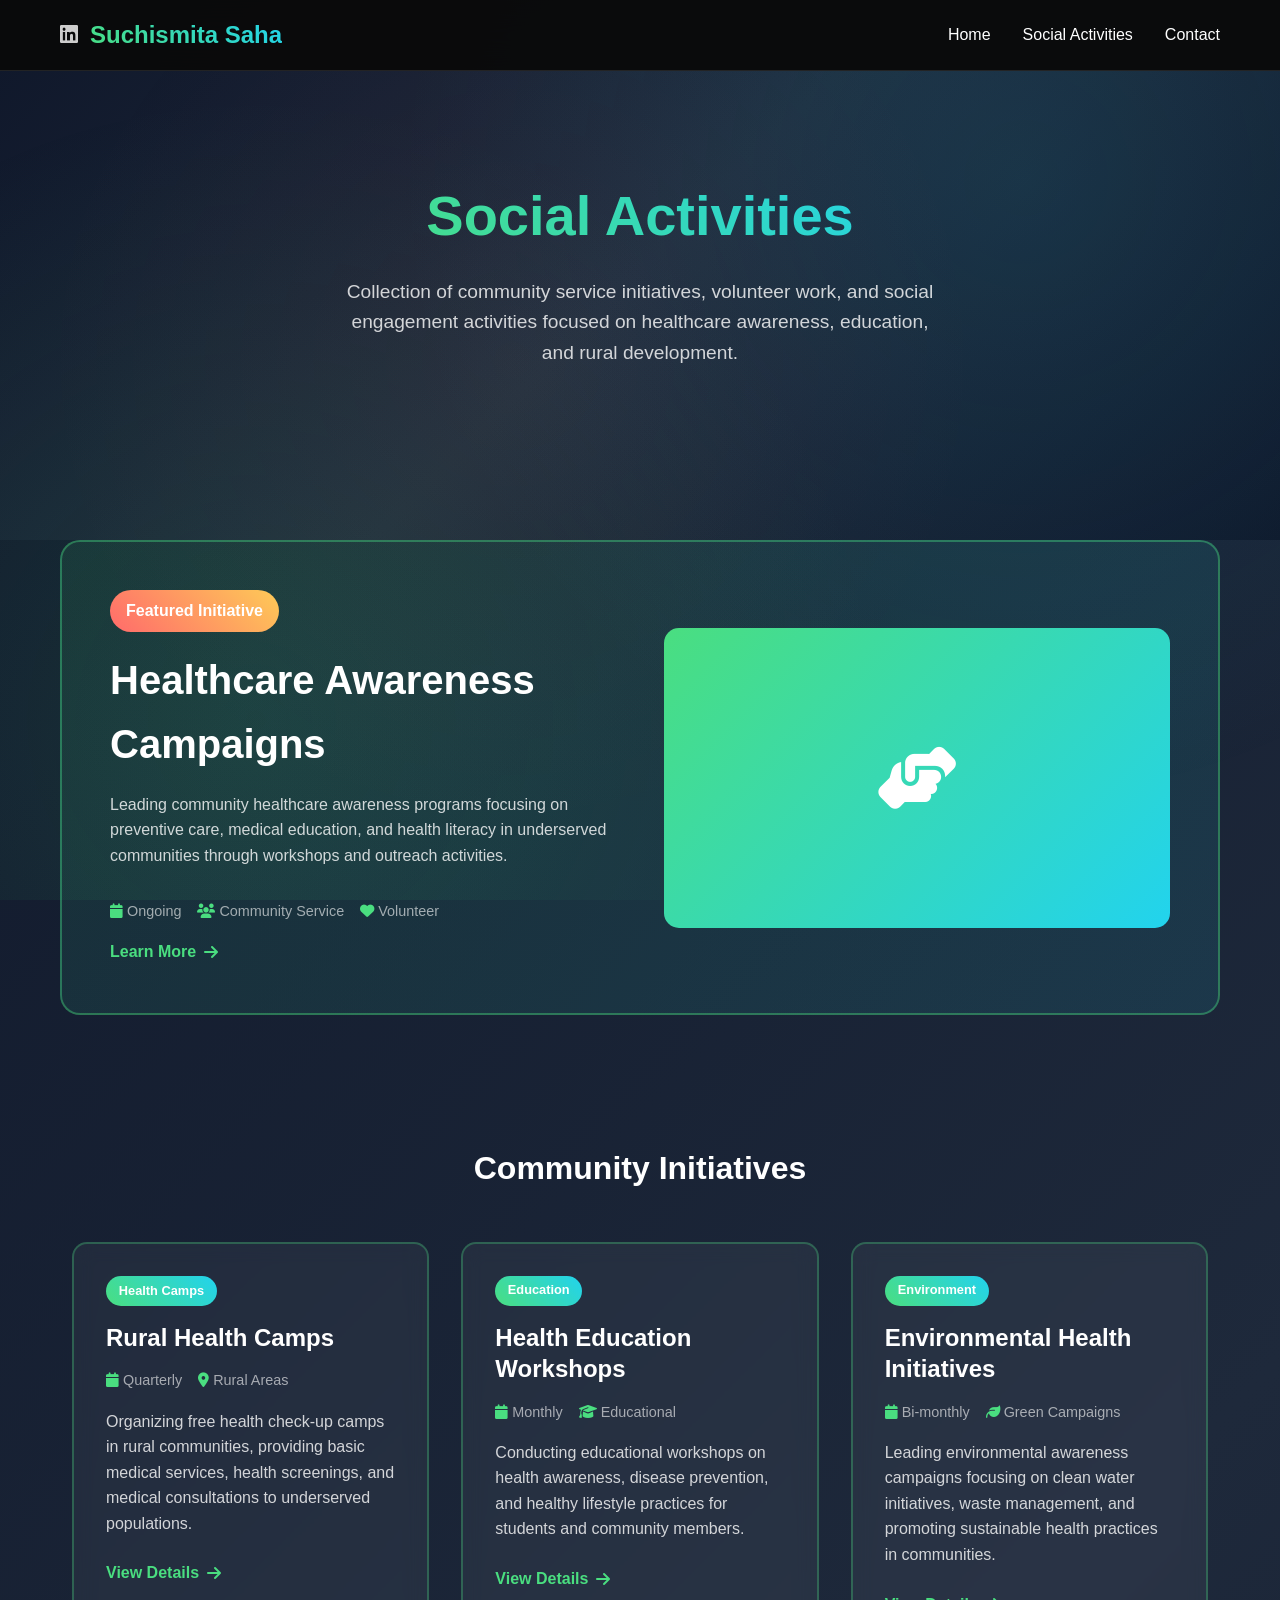
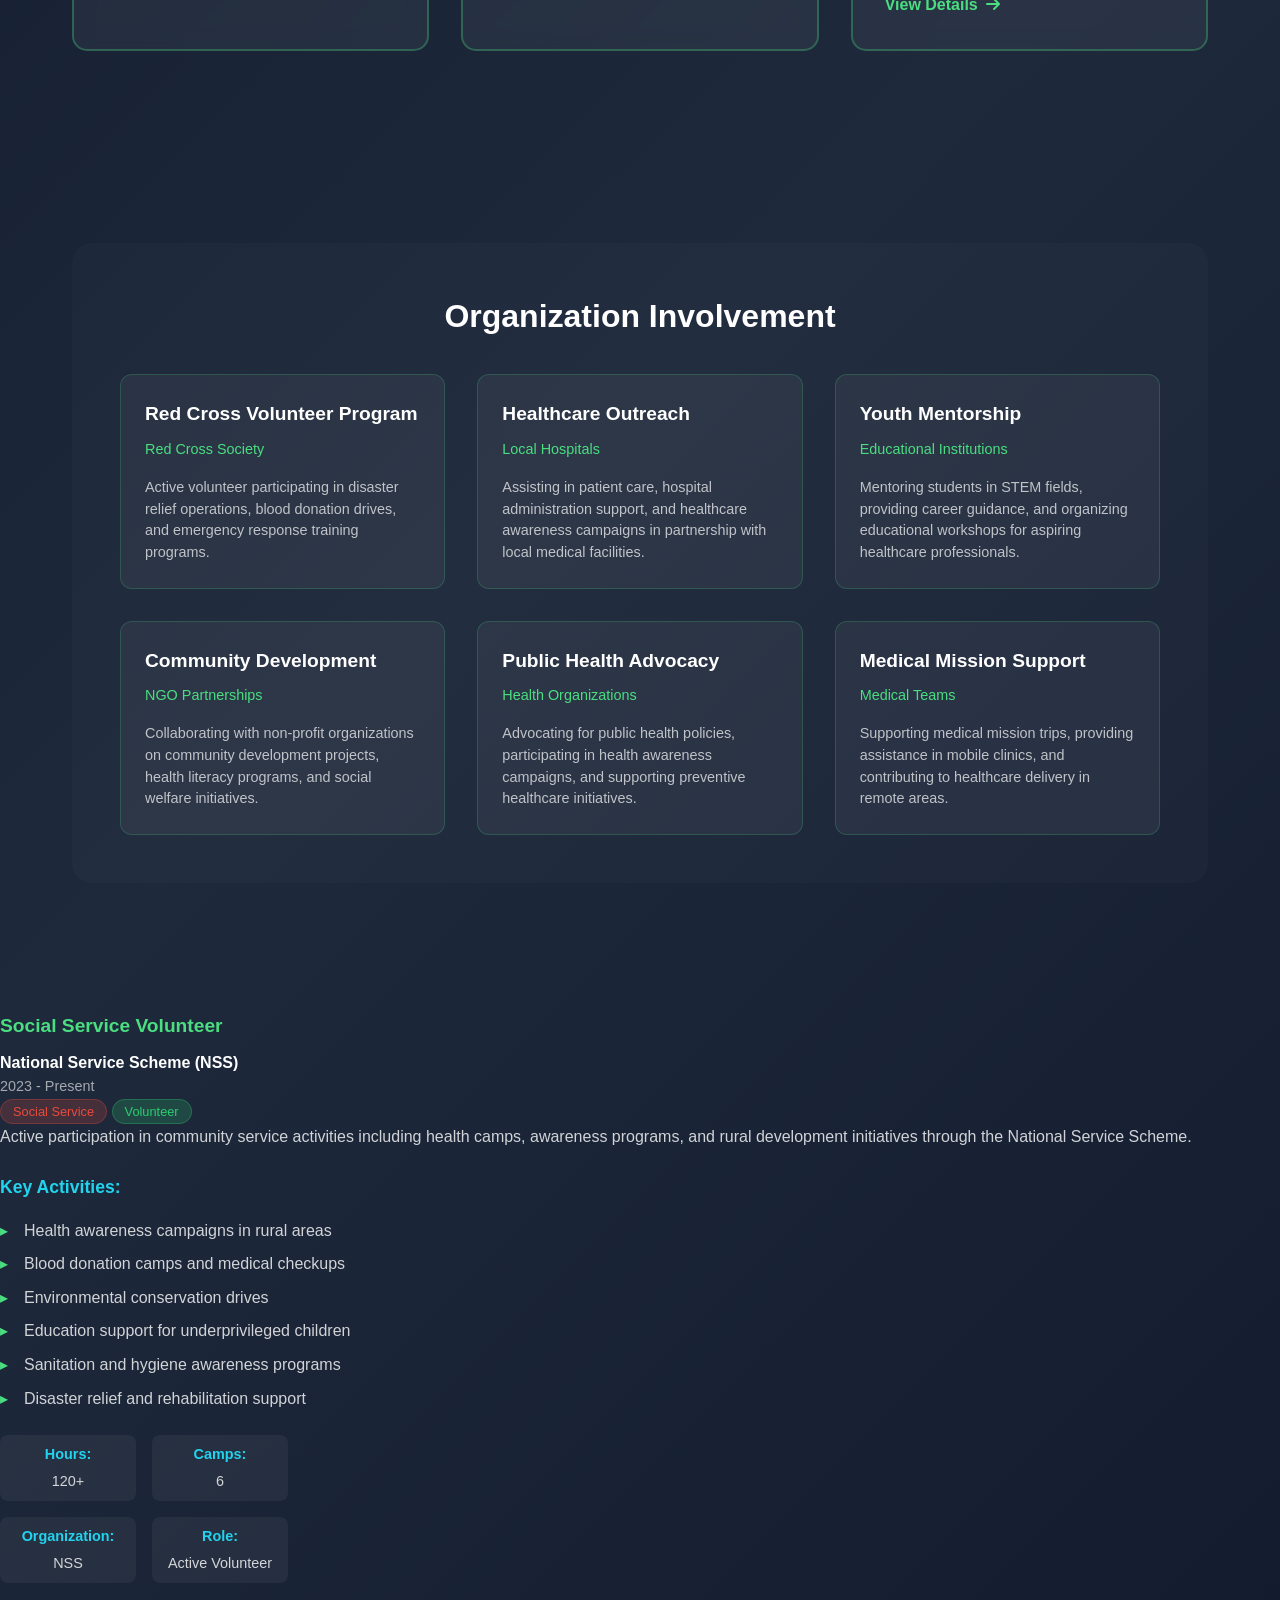
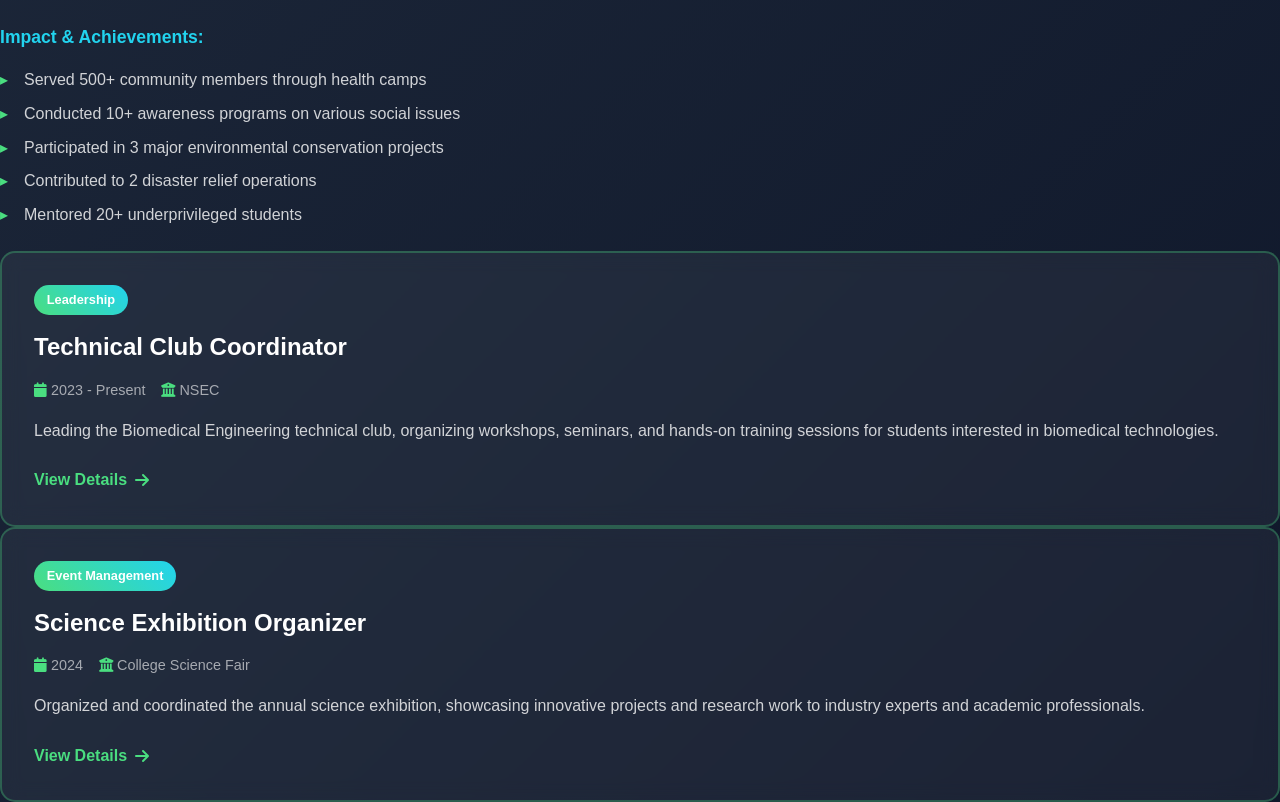
<file: social-activities.html>
<!DOCTYPE html>
<html lang="en">
<head>
    <meta charset="UTF-8">
    <meta name="viewport" content="width=device-width, initial-scale=1.0">
    <title>Social Activities - Suchismita Saha</title>
    <link rel="stylesheet" href="style.css">
    <link rel="stylesheet" href="https://cdnjs.cloudflare.com/ajax/libs/font-awesome/6.4.0/css/all.min.css">
    <style>
        /* Social Activities Page Styles */
        .activities-hero {
            min-height: 60vh;
            display: flex;
            align-items: center;
            justify-content: center;
            position: relative;
            background: linear-gradient(135deg, #0f172a 0%, #1e293b 50%, #0f172a 100%);
            overflow: hidden;
        }
        
        .activities-hero-content {
            text-align: center;
            z-index: 2;
            padding: 2rem;
        }
        
        .activities-hero h1 {
            font-size: 3.5rem;
            margin-bottom: 1rem;
            background: linear-gradient(45deg, #4ade80, #22d3ee);
            -webkit-background-clip: text;
            -webkit-text-fill-color: transparent;
            background-clip: text;
        }
        
        .activities-hero p {
            font-size: 1.2rem;
            color: rgba(255, 255, 255, 0.8);
            max-width: 600px;
            margin: 0 auto;
        }
        
        .activities-container {
            max-width: 1200px;
            margin: 0 auto;
            padding: 4rem 2rem;
        }
        
        .activities-grid {
            display: grid;
            grid-template-columns: repeat(auto-fit, minmax(350px, 1fr));
            gap: 2rem;
            margin-bottom: 4rem;
        }
        
        .activity-card {
            background: rgba(255, 255, 255, 0.05);
            border: 2px solid rgba(74, 222, 128, 0.3);
            border-radius: 15px;
            padding: 2rem;
            transition: all 0.3s ease;
            position: relative;
            overflow: hidden;
        }
        
        .activity-card::before {
            content: '';
            position: absolute;
            top: 0;
            left: 0;
            width: 100%;
            height: 100%;
            background: linear-gradient(135deg, rgba(74, 222, 128, 0.1) 0%, rgba(34, 211, 238, 0.1) 100%);
            opacity: 0;
            transition: opacity 0.3s ease;
        }
        
        .activity-card:hover::before {
            opacity: 1;
        }
        
        .activity-card:hover {
            transform: translateY(-5px);
            box-shadow: 0 10px 30px rgba(74, 222, 128, 0.3);
            border-color: rgba(74, 222, 128, 0.6);
        }
        
        .activity-category {
            display: inline-block;
            background: linear-gradient(45deg, #4ade80, #22d3ee);
            color: white;
            padding: 0.3rem 0.8rem;
            border-radius: 20px;
            font-size: 0.8rem;
            font-weight: 600;
            margin-bottom: 1rem;
        }
        
        .activity-title {
            font-size: 1.5rem;
            color: #ffffff;
            margin-bottom: 1rem;
            line-height: 1.3;
        }
        
        .activity-meta {
            display: flex;
            align-items: center;
            gap: 1rem;
            color: rgba(255, 255, 255, 0.6);
            font-size: 0.9rem;
            margin-bottom: 1rem;
        }
        
        .activity-meta i {
            color: #4ade80;
        }
        
        .activity-excerpt {
            color: rgba(255, 255, 255, 0.8);
            line-height: 1.6;
            margin-bottom: 1.5rem;
        }
        
        .activity-link {
            display: inline-flex;
            align-items: center;
            gap: 0.5rem;
            color: #4ade80;
            text-decoration: none;
            font-weight: 600;
            transition: all 0.3s ease;
        }
        
        .activity-link:hover {
            color: #22d3ee;
            transform: translateX(5px);
        }
        
        .featured-section {
            margin-bottom: 4rem;
        }
        
        .featured-activity {
            background: linear-gradient(135deg, rgba(74, 222, 128, 0.1) 0%, rgba(34, 211, 238, 0.1) 100%);
            border: 2px solid rgba(74, 222, 128, 0.4);
            border-radius: 20px;
            padding: 3rem;
            display: grid;
            grid-template-columns: 1fr 1fr;
            gap: 3rem;
            align-items: center;
        }
        
        .featured-content h2 {
            font-size: 2.5rem;
            color: #ffffff;
            margin-bottom: 1rem;
        }
        
        .featured-content p {
            color: rgba(255, 255, 255, 0.8);
            line-height: 1.6;
            margin-bottom: 2rem;
        }
        
        .featured-badge {
            display: inline-block;
            background: linear-gradient(45deg, #ff6b6b, #feca57);
            color: white;
            padding: 0.5rem 1rem;
            border-radius: 25px;
            font-weight: 600;
            margin-bottom: 1rem;
        }
        
        .community-section {
            background: rgba(255, 255, 255, 0.02);
            border-radius: 20px;
            padding: 3rem;
            margin-bottom: 4rem;
        }
        
        .community-section h2 {
            font-size: 2rem;
            color: #ffffff;
            margin-bottom: 2rem;
            text-align: center;
        }
        
        .community-grid {
            display: grid;
            grid-template-columns: repeat(auto-fit, minmax(300px, 1fr));
            gap: 2rem;
        }
        
        .community-card {
            background: rgba(255, 255, 255, 0.05);
            border: 1px solid rgba(74, 222, 128, 0.2);
            border-radius: 12px;
            padding: 1.5rem;
            transition: all 0.3s ease;
        }
        
        .community-card:hover {
            transform: translateY(-3px);
            border-color: rgba(74, 222, 128, 0.4);
            box-shadow: 0 5px 15px rgba(74, 222, 128, 0.2);
        }
        
        .community-title {
            font-size: 1.2rem;
            color: #ffffff;
            margin-bottom: 0.5rem;
        }
        
        .community-organization {
            color: #4ade80;
            font-size: 0.9rem;
            margin-bottom: 1rem;
        }
        
        .community-description {
            color: rgba(255, 255, 255, 0.7);
            font-size: 0.9rem;
            line-height: 1.5;
        }
        
        @media (max-width: 768px) {
            .activities-hero h1 {
                font-size: 2.5rem;
            }
            
            .featured-activity {
                grid-template-columns: 1fr;
                gap: 2rem;
                padding: 2rem;
            }
            
            .featured-content h2 {
                font-size: 2rem;
            }
            
            .activities-grid {
                grid-template-columns: 1fr;
            }
            
            .community-grid {
                grid-template-columns: 1fr;
            }
        }
    </style>
</head>
<body>
    <!-- Navigation -->
    <nav class="navbar">
        <div class="nav-container">
            <div class="nav-logo">
                <a href="https://www.linkedin.com/in/suchismita-saha-33259728a/" target="_blank" class="logo-linkedin">
                    <i class="fab fa-linkedin"></i>
                </a>
                <span class="logo-text">Suchismita Saha</span>
            </div>
            <ul class="nav-menu">
                <li class="nav-item">
                    <a href="index.html" class="nav-link">Home</a>
                </li>
                <li class="nav-item">
                    <a href="social-activities.html" class="nav-link active">Social Activities</a>
                </li>
                <li class="nav-item">
                    <a href="index.html#contact" class="nav-link">Contact</a>
                </li>
            </ul>
            <div class="nav-toggle" id="mobile-menu">
                <span class="bar"></span>
                <span class="bar"></span>
                <span class="bar"></span>
            </div>
        </div>
    </nav>

    <!-- Social Activities Hero Section -->
    <section class="activities-hero">
        <div class="activities-hero-content">
            <h1>Social Activities</h1>
            <p>Collection of community service initiatives, volunteer work, and social engagement activities focused on healthcare awareness, education, and rural development.</p>
        </div>
    </section>

    <!-- Featured Activity -->
    <section class="featured-section">
        <div class="container">
            <div class="featured-activity">
                <div class="featured-content">
                    <span class="featured-badge">Featured Initiative</span>
                    <h2>Healthcare Awareness Campaigns</h2>
                    <p>Leading community healthcare awareness programs focusing on preventive care, medical education, and health literacy in underserved communities through workshops and outreach activities.</p>
                    <div class="activity-meta">
                        <span><i class="fas fa-calendar"></i> Ongoing</span>
                        <span><i class="fas fa-users"></i> Community Service</span>
                        <span><i class="fas fa-heart"></i> Volunteer</span>
                    </div>
                    <a href="#" class="activity-link">
                        Learn More <i class="fas fa-arrow-right"></i>
                    </a>
                </div>
                <div class="featured-image">
                    <div style="background: linear-gradient(135deg, #4ade80, #22d3ee); width: 100%; height: 300px; border-radius: 15px; display: flex; align-items: center; justify-content: center;">
                        <i class="fas fa-hands-helping" style="font-size: 4rem; color: white;"></i>
                    </div>
                </div>
            </div>
        </div>
    </section>

    <!-- Social Activities -->
    <section class="activities-container">
        <h2 style="color: #ffffff; font-size: 2rem; margin-bottom: 2rem; text-align: center;">Community Initiatives</h2>
        <div class="activities-grid">
            <article class="activity-card">
                <span class="activity-category">Health Camps</span>
                <h3 class="activity-title">Rural Health Camps</h3>
                <div class="activity-meta">
                    <span><i class="fas fa-calendar"></i> Quarterly</span>
                    <span><i class="fas fa-map-marker-alt"></i> Rural Areas</span>
                </div>
                <p class="activity-excerpt">Organizing free health check-up camps in rural communities, providing basic medical services, health screenings, and medical consultations to underserved populations.</p>
                <a href="#" class="activity-link">
                    View Details <i class="fas fa-arrow-right"></i>
                </a>
            </article>

            <article class="activity-card">
                <span class="activity-category">Education</span>
                <h3 class="activity-title">Health Education Workshops</h3>
                <div class="activity-meta">
                    <span><i class="fas fa-calendar"></i> Monthly</span>
                    <span><i class="fas fa-graduation-cap"></i> Educational</span>
                </div>
                <p class="activity-excerpt">Conducting educational workshops on health awareness, disease prevention, and healthy lifestyle practices for students and community members.</p>
                <a href="#" class="activity-link">
                    View Details <i class="fas fa-arrow-right"></i>
                </a>
            </article>

            <article class="activity-card">
                <span class="activity-category">Environment</span>
                <h3 class="activity-title">Environmental Health Initiatives</h3>
                <div class="activity-meta">
                    <span><i class="fas fa-calendar"></i> Bi-monthly</span>
                    <span><i class="fas fa-leaf"></i> Green Campaigns</span>
                </div>
                <p class="activity-excerpt">Leading environmental awareness campaigns focusing on clean water initiatives, waste management, and promoting sustainable health practices in communities.</p>
                <a href="#" class="activity-link">
                    View Details <i class="fas fa-arrow-right"></i>
                </a>
            </article>
        </div>
    </section>

    <!-- Community Involvement Section -->
    <section class="activities-container">
        <div class="community-section">
            <h2>Organization Involvement</h2>
            <div class="community-grid">
                <div class="community-card">
                    <h3 class="community-title">Red Cross Volunteer Program</h3>
                    <div class="community-organization">Red Cross Society</div>
                    <p class="community-description">Active volunteer participating in disaster relief operations, blood donation drives, and emergency response training programs.</p>
                </div>
                
                <div class="community-card">
                    <h3 class="community-title">Healthcare Outreach</h3>
                    <div class="community-organization">Local Hospitals</div>
                    <p class="community-description">Assisting in patient care, hospital administration support, and healthcare awareness campaigns in partnership with local medical facilities.</p>
                </div>
                
                <div class="community-card">
                    <h3 class="community-title">Youth Mentorship</h3>
                    <div class="community-organization">Educational Institutions</div>
                    <p class="community-description">Mentoring students in STEM fields, providing career guidance, and organizing educational workshops for aspiring healthcare professionals.</p>
                </div>
                
                <div class="community-card">
                    <h3 class="community-title">Community Development</h3>
                    <div class="community-organization">NGO Partnerships</div>
                    <p class="community-description">Collaborating with non-profit organizations on community development projects, health literacy programs, and social welfare initiatives.</p>
                </div>
                
                <div class="community-card">
                    <h3 class="community-title">Public Health Advocacy</h3>
                    <div class="community-organization">Health Organizations</div>
                    <p class="community-description">Advocating for public health policies, participating in health awareness campaigns, and supporting preventive healthcare initiatives.</p>
                </div>
                
                <div class="community-card">
                    <h3 class="community-title">Medical Mission Support</h3>
                    <div class="community-organization">Medical Teams</div>
                    <p class="community-description">Supporting medical mission trips, providing assistance in mobile clinics, and contributing to healthcare delivery in remote areas.</p>
                </div>
            </div>
        </div>
    </section>
                        </div>
                        <div class="activity-info">
                            <h3>Social Service Volunteer</h3>
                            <h4>National Service Scheme (NSS)</h4>
                            <p class="activity-date">2023 - Present</p>
                            <div class="activity-type">
                                <span class="type-badge social">Social Service</span>
                                <span class="type-badge volunteer">Volunteer</span>
                            </div>
                        </div>
                    </div>
                    <div class="activity-description">
                        <p>Active participation in community service activities including health camps, awareness programs, and rural development initiatives through the National Service Scheme.</p>
                        
                        <div class="activity-highlights">
                            <h4>Key Activities:</h4>
                            <ul>
                                <li>Health awareness campaigns in rural areas</li>
                                <li>Blood donation camps and medical checkups</li>
                                <li>Environmental conservation drives</li>
                                <li>Education support for underprivileged children</li>
                                <li>Sanitation and hygiene awareness programs</li>
                                <li>Disaster relief and rehabilitation support</li>
                            </ul>
                        </div>
                        
                        <div class="activity-details">
                            <div class="detail-grid">
                                <div class="detail-item">
                                    <strong>Hours:</strong>
                                    <span>120+</span>
                                </div>
                                <div class="detail-item">
                                    <strong>Camps:</strong>
                                    <span>6</span>
                                </div>
                                <div class="detail-item">
                                    <strong>Organization:</strong>
                                    <span>NSS</span>
                                </div>
                                <div class="detail-item">
                                    <strong>Role:</strong>
                                    <span>Active Volunteer</span>
                                </div>
                            </div>
                        </div>
                        
                        <div class="activity-impact">
                            <h4>Impact & Achievements:</h4>
                            <ul>
                                <li>Served 500+ community members through health camps</li>
                                <li>Conducted 10+ awareness programs on various social issues</li>
                                <li>Participated in 3 major environmental conservation projects</li>
                                <li>Contributed to 2 disaster relief operations</li>
                                <li>Mentored 20+ underprivileged students</li>
                            </ul>
                        </div>
                    </div>
                </div>

                <article class="activity-card">
                <span class="activity-category">Leadership</span>
                <h3 class="activity-title">Technical Club Coordinator</h3>
                <div class="activity-meta">
                    <span><i class="fas fa-calendar"></i> 2023 - Present</span>
                    <span><i class="fas fa-university"></i> NSEC</span>
                </div>
                <p class="activity-excerpt">Leading the Biomedical Engineering technical club, organizing workshops, seminars, and hands-on training sessions for students interested in biomedical technologies.</p>
                <a href="#" class="activity-link">
                    View Details <i class="fas fa-arrow-right"></i>
                </a>
            </article>

                <article class="activity-card">
                <span class="activity-category">Event Management</span>
                <h3 class="activity-title">Science Exhibition Organizer</h3>
                <div class="activity-meta">
                    <span><i class="fas fa-calendar"></i> 2024</span>
                    <span><i class="fas fa-university"></i> College Science Fair</span>
                </div>
                <p class="activity-excerpt">Organized and coordinated the annual science exhibition, showcasing innovative projects and research work to industry experts and academic professionals.</p>
                <a href="#" class="activity-link">
                    View Details <i class="fas fa-arrow-right"></i>
                </a>
            </article>

</body>
</html>
</file>
<file: style.css>
/* Reset and Base Styles */
* {
    margin: 0;
    padding: 0;
    box-sizing: border-box;
}

body {
    font-family: 'Inter', -apple-system, BlinkMacSystemFont, 'Segoe UI', Roboto, sans-serif;
    background: linear-gradient(135deg, #0f172a 0%, #1e293b 50%, #0f172a 100%);
    color: #ffffff;
    line-height: 1.6;
    overflow-x: hidden;
    position: relative;
}

body::before {
    content: '';
    position: fixed;
    top: 0;
    left: 0;
    width: 100%;
    height: 100%;
    background: 
        radial-gradient(circle at 20% 80%, rgba(74, 222, 128, 0.1) 0%, transparent 50%),
        radial-gradient(circle at 80% 20%, rgba(34, 211, 238, 0.1) 0%, transparent 50%),
        radial-gradient(circle at 40% 40%, rgba(255, 107, 107, 0.05) 0%, transparent 50%);
    pointer-events: none;
    z-index: 1;
}

/* Floating Particles */
.floating-particles {
    position: fixed;
    top: 0;
    left: 0;
    width: 100%;
    height: 100%;
    pointer-events: none;
    z-index: 1;
    overflow: hidden;
}

.particle {
    position: absolute;
    width: 4px;
    height: 4px;
    background: rgba(74, 222, 128, 0.6);
    border-radius: 50%;
    animation: float 15s infinite ease-in-out;
}

.particle:nth-child(2n) {
    background: rgba(34, 211, 238, 0.6);
    animation-delay: 2s;
}

.particle:nth-child(3n) {
    background: rgba(255, 107, 107, 0.4);
    animation-delay: 4s;
}

@keyframes float {
    0%, 100% {
        transform: translateY(0) translateX(0) scale(1);
        opacity: 0;
    }
    10% {
        opacity: 1;
    }
    90% {
        opacity: 1;
    }
    100% {
        transform: translateY(-100vh) translateX(50px) scale(0.5);
        opacity: 0;
    }
}

/* Container */
.container {
    max-width: 1200px;
    margin: 0 auto;
    padding: 0 20px;
    position: relative;
    z-index: 10;
}

/* Navigation */
.navbar {
    position: fixed;
    top: 0;
    width: 100%;
    background: rgba(10, 10, 10, 0.95);
    backdrop-filter: blur(20px);
    z-index: 1000;
    border-bottom: 1px solid rgba(255, 255, 255, 0.1);
}

.nav-container {
    max-width: 1200px;
    margin: 0 auto;
    padding: 0 20px;
    display: flex;
    justify-content: space-between;
    align-items: center;
    height: 70px;
}

.nav-logo {
    display: flex;
    align-items: center;
}

.logo-text {
    font-size: 20px;
    font-weight: 700;
    color: #ffffff;
    text-decoration: none;
    transition: all 0.3s ease;
}

.logo-text:hover {
    background: linear-gradient(45deg, #4ade80, #22d3ee);
    -webkit-background-clip: text;
    -webkit-text-fill-color: transparent;
    background-clip: text;
    transform: scale(1.05);
}

.nav-menu {
    display: flex;
    list-style: none;
    gap: 2rem;
    align-items: center;
}

.nav-link {
    color: #ffffff;
    text-decoration: none;
    font-weight: 500;
    transition: all 0.3s ease;
    position: relative;
}

.nav-link:hover {
    color: #4ade80;
}

.nav-link::after {
    content: '';
    position: absolute;
    bottom: -5px;
    left: 0;
    width: 0;
    height: 2px;
    background: linear-gradient(90deg, #4ade80, #22d3ee);
    transition: width 0.3s ease;
}

.nav-link:hover::after {
    width: 100%;
}

.resume-btn {
    background: linear-gradient(45deg, #4ade80, #22d3ee);
    color: #0a0a0a !important;
    padding: 8px 16px;
    border-radius: 8px;
    text-decoration: none;
    font-weight: 600;
    transition: all 0.3s ease;
    box-shadow: 0 4px 15px rgba(74, 222, 128, 0.3);
}

.resume-btn:hover {
    transform: translateY(-2px);
    background: linear-gradient(45deg, #22beee, #47dac2d8);
    box-shadow: 0 8px 25px rgba(74, 222, 128, 0.4);
}

.nav-toggle {
    display: none;
    flex-direction: column;
    cursor: pointer;
}

.bar {
    width: 25px;
    height: 3px;
    background: #ffffff;
    margin: 3px 0;
    transition: 0.3s;
}

/* Hero Section */
.hero {
    min-height: 100vh;
    position: relative;
    display: flex;
    align-items: center;
    justify-content: center;
    background: linear-gradient(135deg, #0f766e 0%, #5eead4 100%);
    overflow: hidden;
}

/* Vignette effect */
.hero::before {
    content: '';
    position: absolute;
    top: 0;
    left: 0;
    right: 0;
    bottom: 0;
    background: radial-gradient(ellipse at center, transparent 0%, rgba(15, 118, 110, 0.4) 100%);
    pointer-events: none;
    z-index: 1;
}


/* Hero Content */
.hero-content {
    position: relative;
    z-index: 10;
    text-align: center;
    padding: 2rem;
    max-width: 800px;
}

/* Profile Image */
.profile-container {
    margin-bottom: 2rem;
}

.profile-image {
    position: relative;
    display: inline-block;
}

.profile-img {
    width: 200px;
    height: 200px;
    border-radius: 50%;
    border: 4px solid rgba(255, 255, 255, 0.3);
    object-fit: cover;
}

.profile-glow {
    position: absolute;
    top: -10px;
    left: -10px;
    right: -10px;
    bottom: -10px;
    border-radius: 50%;
    background: linear-gradient(45deg, #4ade80, #22d3ee);
    opacity: 0.5;
    filter: blur(15px);
    z-index: -1;
    animation: pulse 2s ease-in-out infinite;
}

@keyframes pulse {
    0%, 100% { transform: scale(1); opacity: 0.5; }
    50% { transform: scale(1.1); opacity: 0.8; }
}

/* Hero Text */
.hero-title {
    font-size: 4rem;
    font-weight: 800;
    margin-bottom: 1rem;
    background: linear-gradient(45deg, #ffffff, #e0f2fe);
    -webkit-background-clip: text;
    -webkit-text-fill-color: transparent;
    background-clip: text;
    text-shadow: 0 0 30px rgba(255, 255, 255, 0.3);
}

.hero-subtitle {
    font-size: 1.8rem;
    font-weight: 300;
    margin-bottom: 1rem;
    color: #e0f2fe;
    letter-spacing: 2px;
}

.hero-description {
    font-size: 1.1rem;
    color: rgba(255, 255, 255, 0.8);
    margin-bottom: 3rem;
    letter-spacing: 1px;
    font-weight: 300;
}

/* Hero Buttons */
.hero-buttons {
    display: flex;
    gap: 1.5rem;
    justify-content: center;
    flex-wrap: wrap;
}

.btn {
    padding: 15px 30px;
    border: none;
    border-radius: 50px;
    font-size: 1rem;
    font-weight: 600;
    cursor: pointer;
    transition: all 0.3s ease;
    text-decoration: none;
    display: inline-flex;
    align-items: center;
    gap: 0.5rem;
    position: relative;
    overflow: hidden;
}

.btn-primary {
    background: rgba(255, 255, 255, 0.1);
    backdrop-filter: blur(10px);
    border: 2px solid rgba(255, 255, 255, 0.3);
    color: #ffffff;
}

.btn-primary:hover {
    background: rgba(255, 255, 255, 0.2);
    transform: translateY(-3px);
    box-shadow: 0 15px 35px rgba(255, 255, 255, 0.2);
}

.btn-secondary {
    background: linear-gradient(45deg, #4ade80, #22d3ee);
    color: #0a0a0a;
}

.btn-secondary:hover {
    transform: translateY(-3px);
    box-shadow: 0 15px 35px rgba(74, 222, 128, 0.4);
}

/* Scroll Indicator */
.scroll-indicator {
    position: absolute;
    bottom: 30px;
    left: 50%;
    transform: translateX(-50%);
    font-size: 1.5rem;
    color: rgba(255, 255, 255, 0.7);
    animation: bounce 2s infinite;
}

@keyframes bounce {
    0%, 20%, 50%, 80%, 100% { transform: translateX(-50%) translateY(0); }
    40% { transform: translateX(-50%) translateY(-10px); }
    60% { transform: translateX(-50%) translateY(-5px); }
}

/* Sections */
.section {
    padding: 80px 0;
    background: #0a0a0a;
    position: relative;
}

.section:nth-child(even) {
    background: #111111;
}

.section-title {
    font-size: 2.5rem;
    font-weight: 700;
    text-align: center;
    margin-bottom: 3rem;
    background: linear-gradient(45deg, #4ade80, #22d3ee);
    -webkit-background-clip: text;
    -webkit-text-fill-color: transparent;
    background-clip: text;
}

.logo-text {
    font-size: 1.5rem;
    font-weight: 700;
    background: linear-gradient(45deg, #4ade80, #22d3ee);
    -webkit-background-clip: text;
    -webkit-text-fill-color: transparent;
    background-clip: text;
}

.logo-linkedin {
    color: #ffffff;
    font-size: 1.3rem;
    margin-right: 0.75rem;
    transition: all 0.3s ease;
    text-decoration: none;
    opacity: 0.8;
}

.logo-linkedin:hover {
    color: #4ade80;
    transform: translateY(-2px);
    opacity: 1;
}

/* About Section */
.about-content {
    display: flex;
    flex-direction: column;
    gap: 3rem;
}

.about-text p {
    font-size: 1.2rem;
    line-height: 1.8;
    margin-bottom: 0;
    color: rgba(255, 255, 255, 0.9);
}

.about-research h3 {
    color: #4ade80;
    font-size: 1.5rem;
    margin-bottom: 2rem;
    text-align: center;
}

.research-grid {
    display: grid;
    grid-template-columns: repeat(auto-fit, minmax(280px, 1fr));
    gap: 2rem;
}

.research-item {
    background: linear-gradient(135deg, rgba(74, 222, 128, 0.05), rgba(34, 211, 238, 0.05));
    border: 1px solid rgba(255, 255, 255, 0.1);
    border-radius: 15px;
    padding: 2rem;
    transition: all 0.3s ease;
    backdrop-filter: blur(10px);
}

.research-item:hover {
    transform: translateY(-5px);
    border-color: rgba(74, 222, 128, 0.3);
    background: linear-gradient(135deg, rgba(74, 222, 128, 0.1), rgba(34, 211, 238, 0.1));
}

.research-icon {
    width: 50px;
    height: 50px;
    background: linear-gradient(45deg, #4ade80, #22d3ee);
    border-radius: 50%;
    display: flex;
    align-items: center;
    justify-content: center;
    font-size: 1.2rem;
    color: #0a0a0a;
    margin-bottom: 1.5rem;
}

.research-item h4 {
    color: #22d3ee;
    font-size: 1.2rem;
    margin-bottom: 1rem;
}

.research-item p {
    color: rgba(255, 255, 255, 0.8);
    line-height: 1.6;
    font-size: 0.95rem;
    margin: 0;
}

/* Responsive for Research */
@media (max-width: 768px) {
    .research-grid {
        grid-template-columns: 1fr;
        gap: 1.5rem;
    }
    
    .research-item {
        padding: 1.5rem;
    }
    
    .about-research h3 {
        font-size: 1.3rem;
    }
}

/* Experience Section */
.experience-category {
    margin-bottom: 4rem;
}

.experience-category h3 {
    color: #4ade80;
    font-size: 1.5rem;
    margin-bottom: 2rem;
    display: flex;
    align-items: center;
    gap: 0.75rem;
}

.experience-category h3 i {
    color: #22d3ee;
    font-size: 1.2rem;
}

.experience-grid {
    display: grid;
    grid-template-columns: repeat(auto-fit, minmax(350px, 1fr));
    gap: 2rem;
}

.experience-card {
    background: linear-gradient(135deg, rgba(74, 222, 128, 0.05), rgba(34, 211, 238, 0.05));
    border: 1px solid rgba(255, 255, 255, 0.1);
    border-radius: 15px;
    padding: 2rem;
    transition: all 0.3s ease;
    backdrop-filter: blur(10px);
}

.experience-card:hover {
    transform: translateY(-5px);
    border-color: rgba(74, 222, 128, 0.3);
    background: linear-gradient(135deg, rgba(74, 222, 128, 0.1), rgba(34, 211, 238, 0.1));
}

.experience-header {
    display: flex;
    align-items: center;
    gap: 1rem;
    margin-bottom: 1.5rem;
}

.experience-icon {
    width: 50px;
    height: 50px;
    background: linear-gradient(45deg, #4ade80, #22d3ee);
    border-radius: 50%;
    display: flex;
    align-items: center;
    justify-content: center;
    font-size: 1.2rem;
    color: #0a0a0a;
    flex-shrink: 0;
}

.experience-info h4 {
    color: #22d3ee;
    font-size: 1.2rem;
    margin-bottom: 0.5rem;
}

.experience-info h5 {
    color: rgba(255, 255, 255, 0.9);
    font-size: 1rem;
    margin-bottom: 0.5rem;
}

.experience-date {
    color: rgba(255, 255, 255, 0.6);
    font-size: 0.9rem;
    margin: 0;
}

.experience-description {
    color: rgba(255, 255, 255, 0.8);
    line-height: 1.6;
}

.experience-btn {
    background: linear-gradient(45deg, #4ade80, #22d3ee);
    border: none;
    border-radius: 8px;
    padding: 0.75rem 1.5rem;
    color: #0a0a0a;
    font-weight: 500;
    cursor: pointer;
    transition: all 0.3s ease;
    display: flex;
    align-items: center;
    gap: 0.5rem;
    font-size: 0.9rem;
    margin-top: 1rem;
}

.experience-btn:hover {
    transform: translateY(-2px);
    box-shadow: 0 5px 15px rgba(74, 222, 128, 0.3);
}

.project-tags {
    display: flex;
    flex-wrap: wrap;
    gap: 0.5rem;
    margin-top: 1rem;
}

.tag {
    background: rgba(34, 211, 238, 0.2);
    color: #22d3ee;
    padding: 0.25rem 0.75rem;
    border-radius: 15px;
    font-size: 0.8rem;
    border: 1px solid rgba(34, 211, 238, 0.3);
}

.publication-details {
    display: flex;
    flex-wrap: wrap;
    gap: 1rem;
    margin-top: 1rem;
}

.publication-details .detail-item {
    background: rgba(255, 255, 255, 0.05);
    padding: 0.5rem 1rem;
    border-radius: 8px;
    font-size: 0.9rem;
}

.publication-details .detail-item strong {
    color: #22d3ee;
}

.certificate-info,
.seminar-details,
.activity-details {
    display: flex;
    flex-wrap: wrap;
    gap: 1rem;
    margin-top: 1rem;
}

.certificate-info .detail-item,
.seminar-details .detail-item,
.activity-details .detail-item {
    background: rgba(255, 255, 255, 0.05);
    padding: 0.5rem 1rem;
    border-radius: 8px;
    font-size: 0.9rem;
}

.certificate-info .detail-item strong,
.seminar-details .detail-item strong,
.activity-details .detail-item strong {
    color: #22d3ee;
}

/* Activities Section */
.activities-grid {
    display: grid;
    grid-template-columns: repeat(auto-fit, minmax(300px, 1fr));
    gap: 2rem;
}

.activity-card {
    background: linear-gradient(135deg, rgba(74, 222, 128, 0.05), rgba(34, 211, 238, 0.05));
    border: 1px solid rgba(255, 255, 255, 0.1);
    border-radius: 15px;
    padding: 2rem;
    transition: all 0.3s ease;
    backdrop-filter: blur(10px);
}

.activity-card:hover {
    transform: translateY(-5px);
    border-color: rgba(74, 222, 128, 0.3);
    background: linear-gradient(135deg, rgba(74, 222, 128, 0.1), rgba(34, 211, 238, 0.1));
}

.activity-header {
    display: flex;
    align-items: center;
    gap: 1rem;
    margin-bottom: 1.5rem;
}

.activity-icon {
    width: 50px;
    height: 50px;
    background: linear-gradient(45deg, #4ade80, #22d3ee);
    border-radius: 50%;
    display: flex;
    align-items: center;
    justify-content: center;
    font-size: 1.2rem;
    color: #0a0a0a;
    flex-shrink: 0;
}

.activity-info h3 {
    color: #4ade80;
    font-size: 1.2rem;
    margin-bottom: 0.5rem;
}

.activity-info p {
    color: rgba(255, 255, 255, 0.6);
    font-size: 0.9rem;
    margin: 0;
}

.activity-description {
    color: rgba(255, 255, 255, 0.8);
    line-height: 1.6;
}

.activity-btn {
    background: linear-gradient(45deg, #4ade80, #22d3ee);
    border: none;
    border-radius: 8px;
    padding: 0.75rem 1.5rem;
    color: #0a0a0a;
    font-weight: 500;
    cursor: pointer;
    transition: all 0.3s ease;
    display: flex;
    align-items: center;
    gap: 0.5rem;
    font-size: 0.9rem;
    margin-top: 1rem;
}

.activity-btn:hover {
    transform: translateY(-2px);
    box-shadow: 0 5px 15px rgba(74, 222, 128, 0.3);
}

.activity-stats {
    display: flex;
    flex-wrap: wrap;
    gap: 0.5rem;
    margin-top: 1rem;
}

.activity-stats .stat-item {
    background: rgba(255, 255, 255, 0.05);
    padding: 0.5rem 1rem;
    border-radius: 8px;
    font-size: 0.9rem;
}

.activity-stats .stat-item strong {
    color: #22d3ee;
}

/* Seminars Page Styles */
.hero-section {
    background: linear-gradient(135deg, rgba(74, 222, 128, 0.1), rgba(34, 211, 238, 0.1));
    padding: 4rem 0;
    text-align: center;
}

.section-title {
    font-size: 2.5rem;
    color: #4ade80;
    margin-bottom: 3rem;
    text-align: center;
    position: relative;
    font-weight: 700;
}

.hero-title {
    font-size: 3rem;
    color: #ffffff;
    margin-bottom: 1rem;
    position: relative;
    z-index: 10;
}

.hero-subtitle {
    font-size: 1.2rem;
    color: rgba(255, 255, 255, 0.8);
}

/* Seminars Grid */
.seminars-grid,
.courses-grid {
    display: grid;
    grid-template-columns: repeat(auto-fit, minmax(400px, 1fr));
    gap: 2rem;
    margin-top: 3rem;
}

.seminar-card,
.course-card {
    background: linear-gradient(135deg, rgba(74, 222, 128, 0.05), rgba(34, 211, 238, 0.05));
    border: 1px solid rgba(255, 255, 255, 0.1);
    border-radius: 20px;
    padding: 2rem;
    transition: all 0.3s ease;
    backdrop-filter: blur(10px);
}

.seminar-card:hover,
.course-card:hover {
    transform: translateY(-5px);
    border-color: rgba(74, 222, 128, 0.3);
    background: linear-gradient(135deg, rgba(74, 222, 128, 0.1), rgba(34, 211, 238, 0.1));
}

.seminar-header,
.course-header {
    display: flex;
    align-items: center;
    gap: 1rem;
    margin-bottom: 1.5rem;
}

.seminar-icon,
.course-icon {
    width: 60px;
    height: 60px;
    background: linear-gradient(45deg, #4ade80, #22d3ee);
    border-radius: 50%;
    display: flex;
    align-items: center;
    justify-content: center;
    font-size: 1.5rem;
    color: #0a0a0a;
    flex-shrink: 0;
}

.seminar-info h3,
.course-info h3 {
    color: #4ade80;
    font-size: 1.4rem;
    margin-bottom: 0.5rem;
}

.seminar-info h4,
.course-info h4 {
    color: #22d3ee;
    font-size: 1.1rem;
    margin-bottom: 0.5rem;
}

.seminar-date,
.course-date {
    color: rgba(255, 255, 255, 0.6);
    font-size: 0.9rem;
    margin: 0;
}

.seminar-type,
.course-provider {
    display: flex;
    gap: 0.5rem;
    margin-top: 0.5rem;
    flex-wrap: wrap;
}

.type-badge,
.provider-badge {
    padding: 0.25rem 0.75rem;
    border-radius: 15px;
    font-size: 0.8rem;
    font-weight: 500;
}

.type-badge.national,
.provider-badge.platform {
    background: rgba(74, 222, 128, 0.2);
    color: #4ade80;
    border: 1px solid rgba(74, 222, 128, 0.3);
}

.type-badge.technical,
.provider-badge.university {
    background: rgba(34, 211, 238, 0.2);
    color: #22d3ee;
    border: 1px solid rgba(34, 211, 238, 0.3);
}

.type-badge.workshop,
.provider-badge.institute {
    background: rgba(255, 193, 7, 0.2);
    color: #ffc107;
    border: 1px solid rgba(255, 193, 7, 0.3);
}

.type-badge.hands-on,
.provider-badge.nanodegree {
    background: rgba(220, 53, 69, 0.2);
    color: #dc3545;
    border: 1px solid rgba(220, 53, 69, 0.3);
}

.type-badge.international,
.provider-badge.track {
    background: rgba(13, 202, 240, 0.2);
    color: #0dcaf0;
    border: 1px solid rgba(13, 202, 240, 0.3);
}

.type-badge.conference,
.provider-badge.professional {
    background: rgba(108, 117, 125, 0.2);
    color: #6c757d;
    border: 1px solid rgba(108, 117, 125, 0.3);
}

.type-badge.regional {
    background: rgba(253, 126, 20, 0.2);
    color: #fd7e14;
    border: 1px solid rgba(253, 126, 20, 0.3);
}

.type-badge.summit {
    background: rgba(114, 137, 218, 0.2);
    color: #7289da;
    border: 1px solid rgba(114, 137, 218, 0.3);
}

.type-badge.academic {
    background: rgba(155, 89, 182, 0.2);
    color: #9b59b6;
    border: 1px solid rgba(155, 89, 182, 0.3);
}

.type-badge.social {
    background: rgba(231, 76, 60, 0.2);
    color: #e74c3c;
    border: 1px solid rgba(231, 76, 60, 0.3);
}

.type-badge.volunteer {
    background: rgba(46, 204, 113, 0.2);
    color: #2ecc71;
    border: 1px solid rgba(46, 204, 113, 0.3);
}

.type-badge.leadership {
    background: rgba(241, 196, 15, 0.2);
    color: #f1c40f;
    border: 1px solid rgba(241, 196, 15, 0.3);
}

.type-badge.medical {
    background: rgba(231, 76, 60, 0.2);
    color: #e74c3c;
    border: 1px solid rgba(231, 76, 60, 0.3);
}

.type-badge.rural {
    background: rgba(52, 152, 219, 0.2);
    color: #3498db;
    border: 1px solid rgba(52, 152, 219, 0.3);
}

.type-badge.event {
    background: rgba(155, 89, 182, 0.2);
    color: #9b59b6;
    border: 1px solid rgba(155, 89, 182, 0.3);
}

/* Social Activities Page Styles */
.activities-grid {
    display: grid;
    grid-template-columns: repeat(auto-fit, minmax(400px, 1fr));
    gap: 2rem;
    margin-top: 3rem;
}

.activity-highlights,
.activity-impact,
.activity-achievements,
.activity-outcomes,
.activity-skills {
    margin: 1.5rem 0;
}

.activity-highlights h4,
.activity-impact h4,
.activity-achievements h4,
.activity-outcomes h4,
.activity-skills h4 {
    color: #22d3ee;
    font-size: 1.1rem;
    margin-bottom: 1rem;
}

.activity-highlights ul,
.activity-impact ul,
.activity-achievements ul,
.activity-outcomes ul {
    list-style: none;
    padding: 0;
}

.activity-highlights li,
.activity-impact li,
.activity-achievements li,
.activity-outcomes li {
    color: rgba(255, 255, 255, 0.8);
    margin-bottom: 0.5rem;
    padding-left: 1.5rem;
    position: relative;
}

.activity-highlights li::before,
.activity-impact li::before,
.activity-achievements li::before,
.activity-outcomes li::before {
    content: "▸";
    color: #4ade80;
    position: absolute;
    left: 0;
}

.activity-btn {
    background: linear-gradient(45deg, #4ade80, #22d3ee);
    border: none;
    border-radius: 8px;
    padding: 0.75rem 1.5rem;
    color: #0a0a0a;
    font-weight: 500;
    cursor: pointer;
    transition: all 0.3s ease;
    display: flex;
    align-items: center;
    gap: 0.5rem;
    font-size: 0.9rem;
    margin-top: 1rem;
}

.activity-btn:hover {
    transform: translateY(-2px);
    box-shadow: 0 5px 15px rgba(74, 222, 128, 0.3);
}

/* Responsive for Social Activities */
@media (max-width: 768px) {
    .activities-grid {
        grid-template-columns: 1fr;
        gap: 1.5rem;
    }
    
    .activity-card {
        padding: 1.5rem;
    }
    
    .activity-header {
        flex-direction: column;
        text-align: center;
        gap: 1rem;
    }
    
    .activity-info h3 {
        font-size: 1.2rem;
    }
    
    .detail-grid {
        grid-template-columns: 1fr;
    }
}

.seminar-description,
.course-description {
    color: rgba(255, 255, 255, 0.8);
    line-height: 1.6;
}

.seminar-highlights,
.course-highlights {
    margin: 1.5rem 0;
}

.seminar-highlights h4,
.course-highlights h4 {
    color: #22d3ee;
    font-size: 1.1rem;
    margin-bottom: 1rem;
}

.seminar-highlights ul,
.course-highlights ul {
    list-style: none;
    padding: 0;
}

.seminar-highlights li,
.course-highlights li {
    color: rgba(255, 255, 255, 0.8);
    margin-bottom: 0.5rem;
    padding-left: 1.5rem;
    position: relative;
}

.seminar-highlights li::before,
.course-highlights li::before {
    content: "▸";
    color: #4ade80;
    position: absolute;
    left: 0;
}

.seminar-details,
.course-details {
    margin: 1.5rem 0;
}

.detail-grid {
    display: grid;
    grid-template-columns: repeat(auto-fit, minmax(150px, 1fr));
    gap: 1rem;
}

.detail-item {
    background: rgba(255, 255, 255, 0.05);
    padding: 0.75rem;
    border-radius: 8px;
    display: flex;
    flex-direction: column;
    gap: 0.25rem;
}

.detail-item strong {
    color: #22d3ee;
    font-size: 0.9rem;
}

.detail-item span {
    color: rgba(255, 255, 255, 0.8);
    font-size: 0.9rem;
}

.seminar-outcomes,
.course-achievement,
.course-projects,
.course-capstone,
.course-skills {
    margin: 1.5rem 0;
}

.seminar-outcomes h4,
.course-achievement h4,
.course-projects h4,
.course-capstone h4,
.course-skills h4 {
    color: #22d3ee;
    font-size: 1.1rem;
    margin-bottom: 1rem;
}

.achievement-details {
    display: flex;
    flex-wrap: wrap;
    gap: 1rem;
}

.skills-tags {
    display: flex;
    flex-wrap: wrap;
    gap: 0.5rem;
}

.skill-tag {
    background: rgba(34, 211, 238, 0.2);
    color: #22d3ee;
    padding: 0.25rem 0.75rem;
    border-radius: 15px;
    font-size: 0.8rem;
    border: 1px solid rgba(34, 211, 238, 0.3);
}

/* Responsive for Seminars and Courses */
@media (max-width: 768px) {
    .hero-title {
        font-size: 2rem;
    }
    
    .seminars-grid,
    .courses-grid {
        grid-template-columns: 1fr;
        gap: 1.5rem;
    }
    
    .seminar-card,
    .course-card {
        padding: 1.5rem;
    }
    
    .seminar-header,
    .course-header {
        flex-direction: column;
        text-align: center;
        gap: 1rem;
    }
    
    .seminar-info h3,
    .course-info h3 {
        font-size: 1.2rem;
    }
    
    .detail-grid {
        grid-template-columns: 1fr;
    }
    
    .achievement-details {
        gap: 0.5rem;
    }
}

/* Responsive for Experience */
@media (max-width: 768px) {
    .experience-grid {
        grid-template-columns: 1fr;
        gap: 1.5rem;
    }
    
    .experience-card {
        padding: 1.5rem;
    }
    
    .experience-category h3 {
        font-size: 1.3rem;
    }
    
    .project-tags {
        gap: 0.5rem;
    }
    
    .publication-details {
        gap: 0.5rem;
    }
    
    .activities-grid {
        grid-template-columns: 1fr;
        gap: 1.5rem;
    }
    
    .activity-card {
        padding: 1.5rem;
    }
    
    .activity-stats {
        gap: 0.5rem;
    }
}

.achievement-btn {
    background: none;
    border: 1px solid rgba(74, 222, 128, 0.3);
    border-radius: 8px;
    padding: 0.5rem 1rem;
    color: #4ade80;
    font-weight: 500;
    cursor: pointer;
    transition: all 0.3s ease;
    display: flex;
    align-items: center;
    gap: 0.5rem;
    font-size: 0.9rem;
    margin-top: 0.5rem;
}

.achievement-btn:hover {
    background: rgba(74, 222, 128, 0.1);
    border-color: rgba(74, 222, 128, 0.5);
    transform: translateY(-2px);
}

.achievement-card {
    cursor: pointer;
    transition: all 0.3s ease;
}

.achievement-card:hover {
    transform: translateY(-5px);
}

.about-highlights {
    display: flex;
    flex-direction: column;
    gap: 1rem;
    margin-top: 2rem;
}

.highlight-item {
    display: flex;
    align-items: center;
    gap: 1rem;
    padding: 1rem;
    background: linear-gradient(135deg, rgba(74, 222, 128, 0.05), rgba(34, 211, 238, 0.05));
    border: 1px solid rgba(255, 255, 255, 0.1);
    border-radius: 10px;
    transition: all 0.3s ease;
}

.highlight-item:hover {
    background: linear-gradient(135deg, rgba(74, 222, 128, 0.1), rgba(34, 211, 238, 0.1));
    transform: translateX(5px);
}

.highlight-item i {
    color: #4ade80;
    font-size: 1.2rem;
    width: 20px;
}

.highlight-item span {
    color: rgba(255, 255, 255, 0.8);
    font-weight: 500;
}

.about-stats {
    display: grid;
    grid-template-columns: repeat(2, 1fr);
    gap: 1.5rem;
}

.stat-item {
    text-align: center;
    padding: 2rem 1.5rem;
    background: linear-gradient(135deg, rgba(74, 222, 128, 0.1), rgba(34, 211, 238, 0.1));
    border: 1px solid rgba(255, 255, 255, 0.1);
    border-radius: 15px;
    backdrop-filter: blur(10px);
    transition: all 0.3s ease;
    position: relative;
    overflow: hidden;
}

.stat-item::before {
    content: '';
    position: absolute;
    top: 0;
    left: 0;
    right: 0;
    bottom: 0;
    background: linear-gradient(135deg, #4ade80, #22d3ee);
    opacity: 0;
    transition: opacity 0.3s ease;
    z-index: -1;
}

.stat-item:hover::before {
    opacity: 0.1;
}

.stat-item:hover {
    transform: translateY(-5px);
    border-color: rgba(74, 222, 128, 0.3);
    cursor: pointer;
}

.stat-icon {
    width: 50px;
    height: 50px;
    background: linear-gradient(45deg, #4ade80, #22d3ee);
    border-radius: 50%;
    display: flex;
    align-items: center;
    justify-content: center;
    margin: 0 auto 1rem;
    font-size: 1.3rem;
    color: #0a0a0a;
}

.stat-item h3 {
    font-size: 1.8rem;
    font-weight: 700;
    color: #4ade80;
    margin-bottom: 0.5rem;
}

.stat-item p {
    color: rgba(255, 255, 255, 0.7);
    font-size: 0.9rem;
}

/* Modal Styles */
.modal {
    display: none;
    position: fixed;
    top: 0;
    left: 0;
    width: 100%;
    height: 100%;
    background: rgba(0, 0, 0, 0.8);
    backdrop-filter: blur(10px);
    z-index: 1000;
    align-items: center;
    justify-content: center;
}

.modal.active {
    display: flex;
}

.modal-content {
    background: linear-gradient(135deg, rgba(15, 23, 42, 0.95), rgba(30, 41, 59, 0.95));
    border: 1px solid rgba(255, 255, 255, 0.1);
    border-radius: 20px;
    max-width: 600px;
    width: 90%;
    max-height: 80vh;
    overflow-y: auto;
    box-shadow: 0 20px 60px rgba(0, 0, 0, 0.5);
}

.modal-header {
    display: flex;
    justify-content: space-between;
    align-items: center;
    padding: 2rem;
    border-bottom: 1px solid rgba(255, 255, 255, 0.1);
}

.modal-header h2 {
    color: #4ade80;
    font-size: 1.8rem;
    margin: 0;
}

.modal-close {
    background: none;
    border: none;
    color: rgba(255, 255, 255, 0.6);
    font-size: 1.5rem;
    cursor: pointer;
    padding: 0.5rem;
    transition: all 0.3s ease;
}

.modal-close:hover {
    color: #ffffff;
    transform: scale(1.1);
}

.modal-body {
    padding: 2rem;
    color: rgba(255, 255, 255, 0.9);
    line-height: 1.6;
}

.modal-body h3 {
    color: #22d3ee;
    margin: 1.5rem 0 1rem 0;
    font-size: 1.3rem;
}

.modal-body h4 {
    color: #4ade80;
    margin: 1rem 0 0.5rem 0;
    font-size: 1.1rem;
}

.modal-body ul {
    margin: 1rem 0;
    padding-left: 1.5rem;
}

.modal-body li {
    margin: 0.5rem 0;
    color: rgba(255, 255, 255, 0.8);
}

.modal-body .score-grid {
    display: grid;
    grid-template-columns: repeat(auto-fit, minmax(200px, 1fr));
    gap: 1rem;
    margin: 1.5rem 0;
}

.modal-body .score-item {
    background: linear-gradient(135deg, rgba(74, 222, 128, 0.1), rgba(34, 211, 238, 0.1));
    border: 1px solid rgba(255, 255, 255, 0.1);
    border-radius: 10px;
    padding: 1rem;
    text-align: center;
}

.modal-body .score-item strong {
    color: #4ade80;
    font-size: 1.2rem;
    display: block;
    margin-bottom: 0.5rem;
}

/* Scholarship Styles */
.scholarship-container {
    display: flex;
    flex-direction: column;
    gap: 2rem;
    margin: 1.5rem 0;
}

.scholarship-card {
    background: linear-gradient(135deg, rgba(74, 222, 128, 0.05), rgba(34, 211, 238, 0.05));
    border: 1px solid rgba(255, 255, 255, 0.1);
    border-radius: 15px;
    padding: 1.5rem;
    transition: all 0.3s ease;
}

.scholarship-card:hover {
    background: linear-gradient(135deg, rgba(74, 222, 128, 0.1), rgba(34, 211, 238, 0.1));
    transform: translateY(-3px);
}

.scholarship-card h3 {
    color: #4ade80;
    margin-bottom: 1rem;
    font-size: 1.2rem;
    display: flex;
    align-items: center;
    gap: 0.5rem;
}

.scholarship-card h3 i {
    color: #22d3ee;
    font-size: 1rem;
}

.scholarship-details {
    margin-bottom: 1rem;
}

.detail-grid {
    display: grid;
    grid-template-columns: repeat(2, 1fr);
    gap: 1rem;
    margin-bottom: 1rem;
}

.detail-item {
    display: flex;
    justify-content: space-between;
    align-items: center;
    padding: 0.5rem;
    background: rgba(255, 255, 255, 0.05);
    border-radius: 8px;
}

.detail-item strong {
    color: #22d3ee;
    font-size: 0.9rem;
    text-align: left;
}

.detail-item span {
    color: rgba(255, 255, 255, 0.8);
    font-weight: 500;
    text-align: center;
}

.scholarship-description {
    color: rgba(255, 255, 255, 0.8);
    line-height: 1.6;
    margin-bottom: 1rem;
    font-size: 0.95rem;
}

.certificate-section {
    margin-top: 1.5rem;
    padding-top: 1rem;
    border-top: 1px solid rgba(255, 255, 255, 0.1);
}

.certificate-section h4 {
    color: #22d3ee;
    margin-bottom: 1rem;
    font-size: 1.1rem;
}

.pdf-viewer {
    background: rgba(255, 255, 255, 0.05);
    border: 1px solid rgba(255, 255, 255, 0.1);
    border-radius: 10px;
    padding: 1rem;
}

.pdf-controls {
    display: flex;
    gap: 1rem;
    margin-bottom: 1rem;
    justify-content: center;
}

.pdf-btn {
    background: linear-gradient(45deg, #4ade80, #22d3ee);
    border: none;
    border-radius: 8px;
    padding: 0.75rem 1.5rem;
    color: #0a0a0a;
    font-weight: 500;
    cursor: pointer;
    transition: all 0.3s ease;
    display: flex;
    align-items: center;
    gap: 0.5rem;
    font-size: 0.9rem;
}

.pdf-btn:hover {
    transform: translateY(-2px);
    box-shadow: 0 5px 15px rgba(74, 222, 128, 0.3);
}

.pdf-btn i {
    font-size: 1rem;
}

.pdf-preview {
    background: rgba(255, 255, 255, 0.02);
    border: 1px solid rgba(255, 255, 255, 0.1);
    border-radius: 8px;
    overflow: hidden;
    min-height: 400px;
}

.pdf-preview iframe {
    border: none;
    border-radius: 6px;
}

/* Fullscreen PDF Modal */
.fullscreen-pdf-modal {
    display: flex;
    position: fixed;
    top: 0;
    left: 0;
    width: 100vw;
    height: 100vh;
    background: rgba(0, 0, 0, 0.95);
    z-index: 2000;
    align-items: center;
    justify-content: center;
    backdrop-filter: blur(10px);
}

.fullscreen-pdf-content {
    width: 95vw;
    height: 90vh;
    background: linear-gradient(135deg, rgba(15, 23, 42, 0.98), rgba(30, 41, 59, 0.98));
    border: 2px solid rgba(74, 222, 128, 0.3);
    border-radius: 20px;
    overflow: hidden;
    box-shadow: 0 25px 50px rgba(0, 0, 0, 0.5);
}

.fullscreen-pdf-header {
    display: flex;
    justify-content: space-between;
    align-items: center;
    padding: 1.5rem 2rem;
    background: rgba(255, 255, 255, 0.05);
    border-bottom: 1px solid rgba(255, 255, 255, 0.1);
}

.fullscreen-pdf-header h3 {
    color: #4ade80;
    font-size: 1.5rem;
    margin: 0;
}

.fullscreen-close {
    background: linear-gradient(45deg, #ef4444, #dc2626);
    border: none;
    border-radius: 50%;
    width: 40px;
    height: 40px;
    display: flex;
    align-items: center;
    justify-content: center;
    cursor: pointer;
    transition: all 0.3s ease;
    color: white;
    font-size: 1.2rem;
}

.fullscreen-close:hover {
    transform: scale(1.1);
    box-shadow: 0 5px 15px rgba(239, 68, 68, 0.4);
}

.fullscreen-pdf-body {
    height: calc(100% - 80px);
    background: rgba(255, 255, 255, 0.02);
}

.fullscreen-pdf-body iframe {
    width: 100%;
    height: 100%;
    border: none;
    border-radius: 10px;
}

/* Responsive for PDF viewer */
@media (max-width: 600px) {
    .pdf-controls {
        flex-direction: column;
        gap: 0.75rem;
    }
    
    .pdf-btn {
        width: 100%;
        justify-content: center;
    }
    
    .pdf-preview {
        min-height: 300px;
    }
    
    .fullscreen-pdf-content {
        width: 98vw;
        height: 85vh;
    }
    
    .fullscreen-pdf-header {
        padding: 1rem 1.5rem;
    }
    
    .fullscreen-pdf-header h3 {
        font-size: 1.2rem;
    }
    
    .fullscreen-close {
        width: 35px;
        height: 35px;
        font-size: 1rem;
    }
}

.total-achievements {
    background: linear-gradient(135deg, rgba(74, 222, 128, 0.1), rgba(34, 211, 238, 0.1));
    border: 1px solid rgba(255, 255, 255, 0.1);
    border-radius: 15px;
    padding: 1.5rem;
    text-align: center;
    margin-top: 2rem;
}

.total-achievements h4 {
    color: #22d3ee;
    margin-bottom: 1rem;
    font-size: 1.1rem;
}

.amount-display {
    display: flex;
    flex-direction: column;
    align-items: center;
    gap: 0.5rem;
}

.amount-display .amount {
    color: #4ade80;
    font-size: 2rem;
    font-weight: 700;
}

.amount-display .period {
    color: rgba(255, 255, 255, 0.6);
    font-size: 0.9rem;
}

/* Responsive for scholarship cards */
@media (max-width: 600px) {
    .detail-grid {
        grid-template-columns: 1fr;
    }
    
    .scholarship-card h3 {
        font-size: 1.1rem;
    }
    
    .amount-display .amount {
        font-size: 1.5rem;
    }
}

/* Timeline */
.timeline {
    position: relative;
    max-width: 800px;
    margin: 0 auto;
}

.timeline::before {
    content: '';
    position: absolute;
    left: 50%;
    top: 0;
    bottom: 0;
    width: 2px;
    background: linear-gradient(180deg, #4ade80, #22d3ee);
    transform: translateX(-50%);
}

.timeline-item {
    position: relative;
    margin-bottom: 3rem;
}

.timeline-content {
    background: linear-gradient(135deg, rgba(74, 222, 128, 0.1), rgba(34, 211, 238, 0.1));
    border: 1px solid rgba(255, 255, 255, 0.1);
    border-radius: 15px;
    padding: 2rem;
    backdrop-filter: blur(10px);
    width: calc(50% - 30px);
    position: relative;
}

.timeline-item:nth-child(odd) .timeline-content {
    margin-left: auto;
}

.timeline-content::before {
    content: '';
    position: absolute;
    top: 50%;
    width: 20px;
    height: 20px;
    background: #4ade80;
    border-radius: 50%;
    transform: translateY(-50%);
}

.timeline-item:nth-child(odd) .timeline-content::before {
    left: -40px;
}

.timeline-item:nth-child(even) .timeline-content::before {
    right: -40px;
}

.timeline-content h3 {
    color: #4ade80;
    margin-bottom: 0.5rem;
}

.timeline-content h4 {
    color: #22d3ee;
    margin-bottom: 0.5rem;
}

.timeline-date {
    color: rgba(255, 255, 255, 0.6);
    font-size: 0.9rem;
    margin-bottom: 1rem;
}

/* Education */
.education-grid {
    display: grid;
    grid-template-columns: repeat(auto-fit, minmax(400px, 1fr));
}

.section-card {
    background: linear-gradient(135deg, rgba(74, 222, 128, 0.1), rgba(34, 211, 238, 0.1));
    border: 1px solid rgba(255, 255, 255, 0.1);
    border-radius: 15px;
    padding: 2rem;
    margin-bottom: 2rem;
    transition: all 0.4s cubic-bezier(0.4, 0, 0.2, 1);
    position: relative;
    overflow: hidden;
}

.section-card::before {
    content: '';
    position: absolute;
    top: 0;
    left: -100%;
    width: 100%;
    height: 100%;
    background: linear-gradient(90deg, transparent, rgba(74, 222, 128, 0.2), transparent);
    transition: left 0.6s ease;
}

.section-card:hover::before {
    left: 100%;
}

.section-card:hover {
    transform: translateY(-5px) scale(1.02);
    box-shadow: 
        0 20px 40px rgba(74, 222, 128, 0.15),
        0 10px 20px rgba(34, 211, 238, 0.1);
    border-color: rgba(74, 222, 128, 0.3);
}

.education-card {
    background: linear-gradient(135deg, rgba(74, 222, 128, 0.05), rgba(34, 211, 238, 0.05));
    border: 1px solid rgba(255, 255, 255, 0.1);
    border-radius: 20px;
    padding: 2rem;
    backdrop-filter: blur(10px);
    transition: all 0.3s ease;
}

.education-card:hover {
    transform: translateY(-5px);
    border-color: rgba(74, 222, 128, 0.3);
}

.education-header {
    display: flex;
    align-items: center;
    gap: 1.5rem;
    margin-bottom: 2rem;
}

.education-icon {
    width: 60px;
    height: 60px;
    background: linear-gradient(45deg, #4ade80, #22d3ee);
    border-radius: 50%;
    display: flex;
    align-items: center;
    justify-content: center;
    font-size: 1.5rem;
    color: #0a0a0a;
    flex-shrink: 0;
}

.education-info h3 {
    color: #4ade80;
    font-size: 1.4rem;
    margin-bottom: 0.5rem;
}

.education-info h4 {
    color: #22d3ee;
    font-size: 1.1rem;
    margin-bottom: 0.5rem;
}

.education-date {
    color: rgba(255, 255, 255, 0.6);
    font-size: 0.9rem;
    margin: 0;
}

.education-details {
    display: flex;
    flex-direction: column;
    gap: 1.5rem;
}

.education-stats {
    display: grid;
    grid-template-columns: repeat(3, 1fr);
    gap: 1rem;
}

.education-stats .stat-item {
    background: rgba(255, 255, 255, 0.05);
    border: 1px solid rgba(255, 255, 255, 0.1);
    border-radius: 10px;
    padding: 1rem;
    text-align: center;
    display: flex;
    flex-direction: column;
    gap: 0.5rem;
}

.education-stats .stat-item strong {
    color: #22d3ee;
    font-size: 0.9rem;
    text-align: center;
}

.education-stats .stat-item span {
    color: rgba(255, 255, 255, 0.8);
    font-weight: 500;
    text-align: center;
}

.education-description {
    display: flex;
    flex-direction: column;
    gap: 1rem;
}

.education-description p {
    color: rgba(255, 255, 255, 0.8);
    line-height: 1.6;
    margin: 0;
}

.education-btn {
    background: linear-gradient(45deg, #4ade80, #22d3ee);
    border: none;
    border-radius: 8px;
    padding: 0.75rem 1.5rem;
    color: #0a0a0a;
    font-weight: 500;
    cursor: pointer;
    transition: all 0.3s ease;
    display: flex;
    align-items: center;
    gap: 0.5rem;
    font-size: 0.9rem;
    width: fit-content;
}

.education-btn:hover {
    transform: translateY(-2px);
    box-shadow: 0 5px 15px rgba(74, 222, 128, 0.3);
}

/* Responsive for Education */
@media (max-width: 768px) {
    .education-grid {
        grid-template-columns: 1fr;
    }
    
    .education-header {
        flex-direction: column;
        text-align: center;
        gap: 1rem;
    }
    
    .education-stats {
        grid-template-columns: 1fr;
    }
    
    .education-info h3 {
        font-size: 1.2rem;
    }
    
    .education-info h4 {
        font-size: 1rem;
    }
}

/* Skills */
.skills-grid {
    display: grid;
    grid-template-columns: repeat(auto-fit, minmax(300px, 1fr));
    gap: 2rem;
}

.skill-category {
    background: linear-gradient(135deg, rgba(74, 222, 128, 0.1), rgba(34, 211, 238, 0.1));
    border: 1px solid rgba(255, 255, 255, 0.1);
    border-radius: 15px;
    padding: 2rem;
    backdrop-filter: blur(10px);
}

.skill-category h3 {
    color: #4ade80;
    margin-bottom: 1.5rem;
    font-size: 1.3rem;
}

.skill-item {
    margin-bottom: 1rem;
    padding: 0.5rem 0;
    border-left: 3px solid #4ade80;
    padding-left: 1rem;
    transition: all 0.3s ease;
}

.skill-item:hover {
    border-left-color: #22d3ee;
    transform: translateX(5px);
}

.skill-item span {
    color: rgba(255, 255, 255, 0.9);
    font-size: 1.1rem;
    font-weight: 500;
}

/* Progress bars for Languages section */
.skill-item .skill-bar {
    width: 100px;
    height: 6px;
    background: rgba(255, 255, 255, 0.1);
    border-radius: 3px;
    overflow: hidden;
}

.skill-item .skill-progress {
    height: 100%;
    background: linear-gradient(45deg, #4ade80, #22d3ee);
    border-radius: 3px;
    transition: width 0.3s ease;
}

/* Achievements */
.achievements-grid {
    display: grid;
    grid-template-columns: repeat(auto-fit, minmax(300px, 1fr));
    gap: 2rem;
}

.achievement-card {
    background: linear-gradient(135deg, rgba(74, 222, 128, 0.1), rgba(34, 211, 238, 0.1));
    border: 1px solid rgba(255, 255, 255, 0.1);
    border-radius: 15px;
    padding: 2rem;
    text-align: center;
    backdrop-filter: blur(10px);
    transition: transform 0.3s ease;
}

.achievement-card:hover {
    transform: translateY(-5px);
}

.achievement-icon {
    width: 60px;
    height: 60px;
    background: linear-gradient(45deg, #4ade80, #22d3ee);
    border-radius: 50%;
    display: flex;
    align-items: center;
    justify-content: center;
    margin: 0 auto 1.5rem;
    font-size: 1.5rem;
    color: #0a0a0a;
}

.achievement-card h3 {
    color: #4ade80;
    margin-bottom: 1rem;
}

.achievement-card p {
    color: rgba(255, 255, 255, 0.8);
    line-height: 1.6;
}

/* Contact & Collaboration Section */
.contact-collab-content {
    display: grid;
    grid-template-columns: 1fr 1fr;
    gap: 3rem;
    align-items: start;
}

.contact-info {
    display: flex;
    flex-direction: column;
    gap: 1.5rem;
}

.collab-content {
    display: flex;
    flex-direction: column;
    gap: 2rem;
}

.collab-subtitle {
    font-size: 1.2rem;
    color: rgba(255, 255, 255, 0.8);
    line-height: 1.6;
    margin-bottom: 1rem;
}

.collab-highlights {
    display: flex;
    flex-direction: column;
    gap: 1rem;
}

.action-buttons {
    display: flex;
    flex-wrap: wrap;
    gap: 1rem;
    margin-top: 1rem;
}

.contact-item {
    display: flex;
    align-items: center;
    gap: 1rem;
    margin-bottom: 1rem;
    color: rgba(255, 255, 255, 0.8);
    font-size: 1.1rem;
}

.email-item {
    transition: all 0.3s ease;
}

.email-link {
    color: rgba(255, 255, 255, 0.8);
    text-decoration: none;
    font-weight: 600;
    font-size: 1.2rem;
    transition: all 0.3s ease;
}

.email-link:hover {
    color: #4ade80;
    text-decoration: underline;
}

.contact-item i {
    color: #4ade80;
    font-size: 1.2rem;
    width: 20px;
}

.social-links {
    display: flex;
    gap: 1rem;
    justify-content: flex-start;
}

.social-link {
    width: 50px;
    height: 50px;
    background: linear-gradient(135deg, rgba(74, 222, 128, 0.1), rgba(34, 211, 238, 0.1));
    border: 1px solid rgba(255, 255, 255, 0.2);
    border-radius: 50%;
    display: flex;
    align-items: center;
    justify-content: center;
    color: #ffffff;
    font-size: 1.2rem;
    transition: all 0.3s ease;
    text-decoration: none;
}

.social-link:hover {
    background: linear-gradient(45deg, #4ade80, #22d3ee);
    color: #0a0a0a;
}

/* Call to Action Section */
#cta {
    background: linear-gradient(135deg, rgba(74, 222, 128, 0.1), rgba(34, 211, 238, 0.1));
    border-top: 1px solid rgba(255, 255, 255, 0.1);
    border-bottom: 1px solid rgba(255, 255, 255, 0.1);
}

.cta-content {
    display: flex;
    flex-direction: column;
    align-items: center;
    text-align: center;
    gap: 2rem;
}

.cta-title {
    font-size: 2.5rem;
    font-weight: 700;
    background: linear-gradient(45deg, #4ade80, #22d3ee);
    -webkit-background-clip: text;
    -webkit-text-fill-color: transparent;
    background-clip: text;
    margin-bottom: 1rem;
}

.cta-subtitle {
    font-size: 1.2rem;
    color: rgba(255, 255, 255, 0.8);
    line-height: 1.6;
    max-width: 600px;
    margin: 0 auto;
}

.cta-highlights {
    display: flex;
    flex-wrap: wrap;
    justify-content: center;
    gap: 2rem;
    margin-top: 2rem;
}

.highlight-item {
    display: flex;
    align-items: center;
    gap: 0.75rem;
    color: rgba(255, 255, 255, 0.9);
    font-size: 1rem;
    background: rgba(255, 255, 255, 0.05);
    padding: 0.75rem 1.5rem;
    border-radius: 25px;
    border: 1px solid rgba(255, 255, 255, 0.1);
    transition: all 0.3s ease;
}

.highlight-item:hover {
    background: rgba(255, 255, 255, 0.1);
    border-color: rgba(74, 222, 128, 0.3);
    transform: translateY(-2px);
}

.highlight-item i {
    color: #4ade80;
    font-size: 1.1rem;
}

.cta-actions {
    display: flex;
    flex-wrap: wrap;
    justify-content: center;
    gap: 1rem;
    margin-top: 2rem;
}

.cta-btn {
    display: flex;
    align-items: center;
    gap: 0.5rem;
    padding: 1rem 2rem;
    border-radius: 25px;
    text-decoration: none;
    font-weight: 600;
    font-size: 1rem;
    transition: all 0.3s ease;
    border: 2px solid transparent;
}

.cta-btn.primary {
    background: linear-gradient(45deg, #4ade80, #22d3ee);
    color: #0a0a0a;
}

.cta-btn.primary:hover {
    transform: translateY(-3px);
    box-shadow: 0 10px 25px rgba(74, 222, 128, 0.3);
}

.cta-btn.secondary {
    background: transparent;
    color: #22d3ee;
    border-color: #22d3ee;
}

.cta-btn.secondary:hover {
    background: #22d3ee;
    color: #0a0a0a;
    transform: translateY(-3px);
}

.cta-btn.tertiary {
    background: rgba(255, 255, 255, 0.1);
    color: rgba(255, 255, 255, 0.9);
    border-color: rgba(255, 255, 255, 0.2);
}

.cta-btn.tertiary:hover {
    background: rgba(255, 255, 255, 0.2);
    border-color: rgba(255, 255, 255, 0.3);
    transform: translateY(-3px);
}

/* Footer */
.footer {
    background: #0a0a0a;
    border-top: 1px solid rgba(255, 255, 255, 0.1);
    padding: 2rem 0;
    text-align: center;
    color: rgba(255, 255, 255, 0.6);
}

/* Responsive for Contact & Collaboration Section */
@media (max-width: 768px) {
    .contact-collab-content {
        grid-template-columns: 1fr;
        gap: 2rem;
    }
    
    .collab-subtitle {
        font-size: 1.1rem;
    }
    
    .collab-highlights {
        gap: 0.75rem;
    }
    
    .highlight-item {
        font-size: 0.9rem;
        padding: 0.5rem 1rem;
    }
    
    .action-buttons {
        gap: 0.75rem;
    }
    
    .cta-btn {
        padding: 0.75rem 1.5rem;
        font-size: 0.9rem;
    }
}

/* Responsive Design */
@media (max-width: 768px) {
    .nav-menu {
        position: fixed;
        left: -100%;
        top: 70px;
        flex-direction: column;
        background: rgba(10, 10, 10, 0.95);
        width: 100%;
        text-align: center;
        transition: 0.3s;
        backdrop-filter: blur(20px);
        padding: 2rem 0;
    }

    .nav-menu.active {
        left: 0;
    }

    .nav-toggle {
        display: flex;
    }

    .hero-title {
        font-size: 2.5rem;
    }

    .hero-subtitle {
        font-size: 1.3rem;
    }

    .hero-buttons {
        flex-direction: column;
        align-items: center;
    }

    .btn {
        width: 200px;
        justify-content: center;
    }

    .about-content {
        grid-template-columns: 1fr;
        gap: 2rem;
    }

    .about-stats {
        flex-direction: row;
        justify-content: space-around;
    }

    .timeline::before {
        left: 30px;
    }

    .timeline-content {
        width: calc(100% - 60px);
        margin-left: 60px !important;
    }

    .timeline-content::before {
        left: -40px !important;
        right: auto !important;
    }

    .contact-content {
        grid-template-columns: 1fr;
        gap: 2rem;
    }

    .skills-grid,
    .achievements-grid {
        grid-template-columns: 1fr;
    }
}

@media (max-width: 480px) {
    .container {
        padding: 0 15px;
    }

    .hero-title {
        font-size: 2rem;
    }

    .hero-subtitle {
        font-size: 1.1rem;
    }

    .hero-description {
        font-size: 1rem;
    }

    .section {
        padding: 60px 0;
    }

    .section-title {
        font-size: 2rem;
    }

    .about-stats {
        flex-direction: column;
        gap: 1rem;
    }

    .stat-item {
        padding: 1rem;
    }

    .timeline-content {
        padding: 1.5rem;
    }

    .skill-category,
    .achievement-card {
        padding: 1.5rem;
    }
}
</file>
